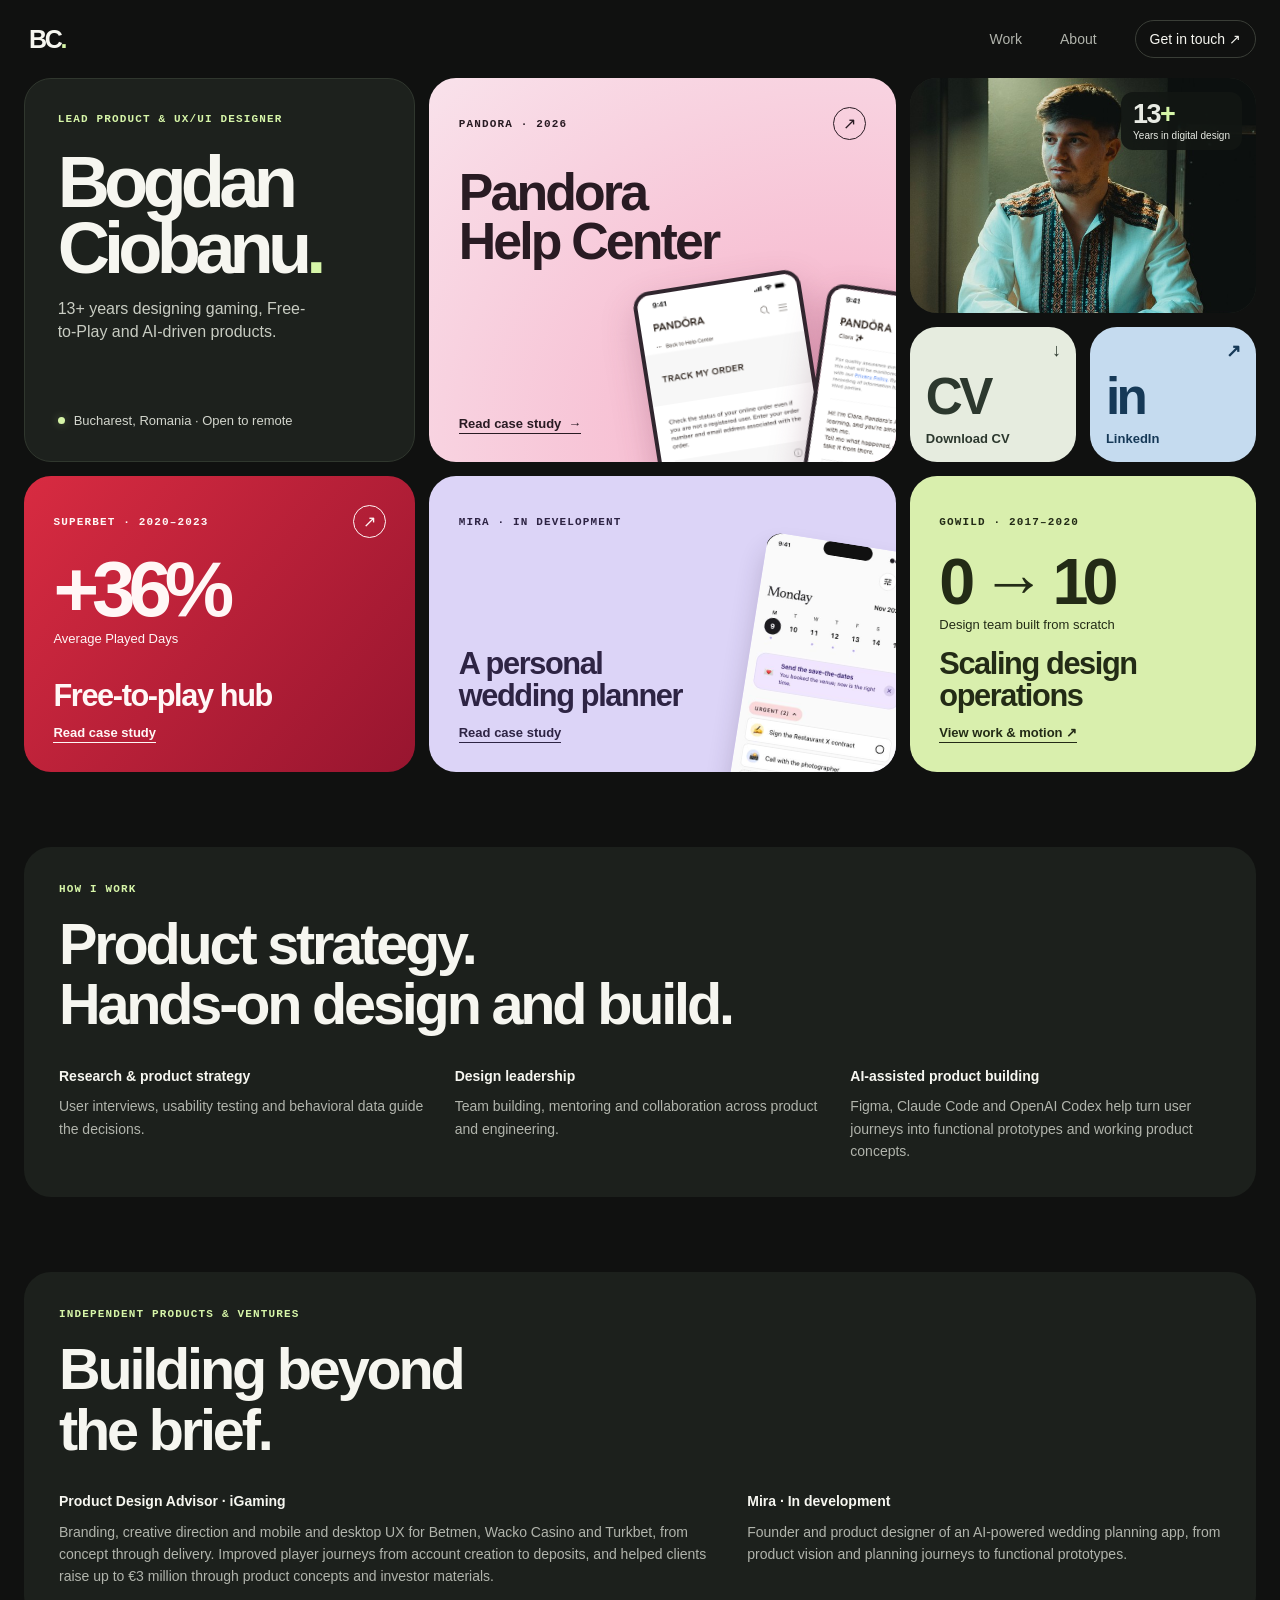
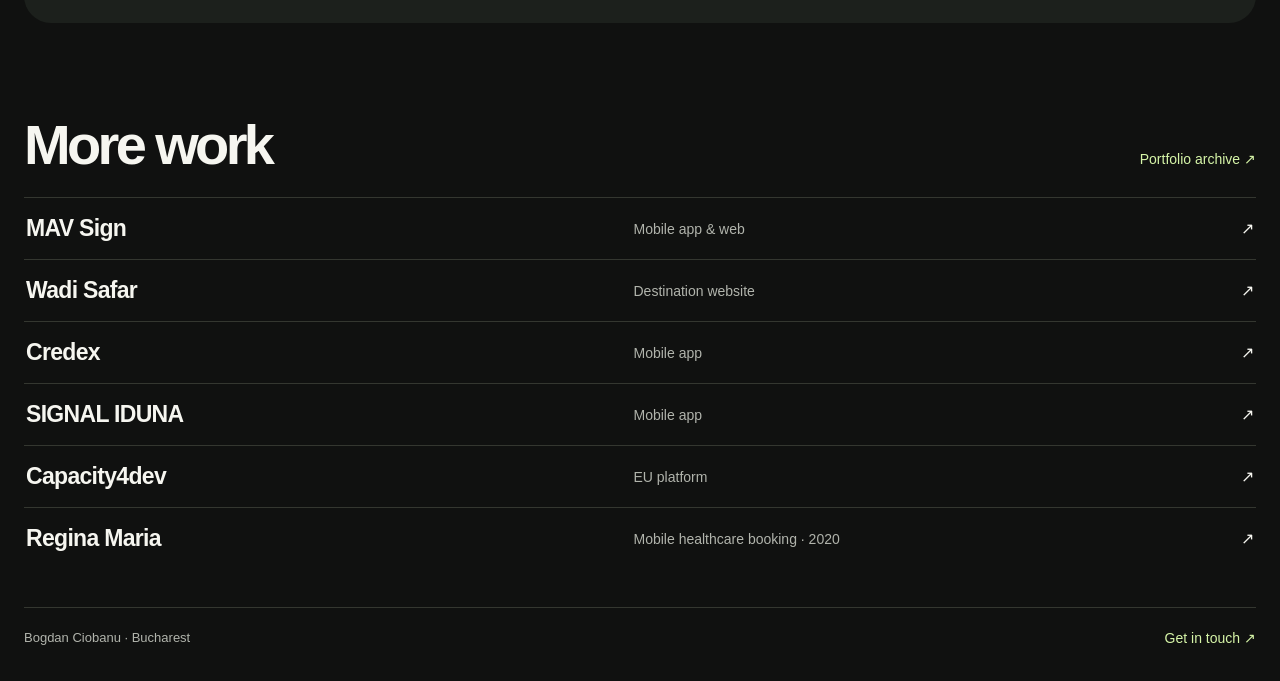
<file: index.html>
<!doctype html>
<html lang="en">
<head>
<meta charset="utf-8">
<meta name="viewport" content="width=device-width, initial-scale=1">
<meta name="description" content="Bogdan Ciobanu, Lead Product Designer in Bucharest. Gaming, Free-to-Play, AI-driven products and design leadership.">
<meta name="theme-color" content="#101110">
<title>Bogdan Ciobanu — Lead Product Designer</title>
<link rel="stylesheet" href="styles.css?v=10">
</head>
<body>
<a class="skip" href="#main">Skip to content</a>
<header class="bar shell">
  <a class="brand" href="index.html" aria-label="Bogdan Ciobanu, home">BC<span>.</span></a>
  <nav aria-label="Main navigation"><a href="#work">Work</a><a href="#about">About</a><a class="nav-contact" href="mailto:bogdanalexandruciobanu@gmail.com">Get in touch <span aria-hidden="true">↗</span></a></nav>
</header>
<main class="shell" id="main">
  <section class="board" id="work" aria-label="Introduction and selected work">
    <article class="tile identity" id="about">
      <p class="eyebrow">Lead product &amp; UX/UI designer</p>
      <h1>Bogdan<br>Ciobanu<span>.</span></h1>
      <p class="intro">13+ years designing gaming, Free-to-Play and AI-driven products.</p>
      <p class="location"><span aria-hidden="true"></span>Bucharest, Romania · Open to remote</p>
    </article>
    <a class="tile pandora" href="pandora.html">
      <div class="tile-top"><span class="eyebrow">Pandora · 2026</span><span class="arrow" aria-hidden="true">↗</span></div>
      <h2>Pandora<br>Help Center</h2>
      
      <span class="project-action">Read case study <span aria-hidden="true">→</span></span>
      <div class="real-card-art" aria-hidden="true"><img src="assets/pandora-tracking.png" alt=""><img src="assets/pandora-clara.png" alt=""></div>

    </a>
    <div class="side">
      <figure class="tile portrait"><img src="assets/bogdan.jpg" alt="Bogdan Ciobanu seated in a studio" width="644" height="680"></figure>
      <div class="tile experience"><strong>13<span>+</span></strong><span>Years in digital design</span></div>
      <a class="tile shortcut cv" href="assets/bogdan-ciobanu-cv.pdf" download><span class="shortcut-symbol" aria-hidden="true">CV</span><span>Download CV</span><span class="corner" aria-hidden="true">↓</span></a>
      <a class="tile shortcut linkedin" href="https://www.linkedin.com/in/brosski/"><span class="shortcut-symbol" aria-hidden="true">in</span><span>LinkedIn</span><span class="corner" aria-hidden="true">↗</span></a>
    </div>
    <a class="tile project superbet" href="superbet.html">
      <div class="tile-top"><span class="eyebrow">Superbet · 2020–2023</span><span class="arrow" aria-hidden="true">↗</span></div>
      <strong class="project-stat">+36%</strong><span class="stat-label">Average Played Days</span>
      <h2>Free-to-play hub</h2>
      <span class="project-action">Read case study</span>
    </a>
    <a class="tile project mira" href="mira.html"><div class="tile-top"><span class="eyebrow">Mira · In development</span></div><div class="mira-card-art" aria-hidden="true"><img src="assets/mira/timeline.jpg" alt=""></div><h2>A personal<br>wedding planner</h2><span class="project-action">Read case study</span></a>
    <a class="tile project gowild" href="gowild.html">
      <div class="tile-top"><span class="eyebrow">GoWild · 2017–2020</span></div>
      <strong class="project-stat">0 → 10</strong><span class="stat-label">Design team built from scratch</span>
      <h2>Scaling design operations</h2>
      <span class="project-action">View work &amp; motion ↗</span>
    </a>
  </section>
  <section class="practice" aria-labelledby="practice-title"><p class="eyebrow">How I work</p><h2 id="practice-title">Product strategy.<br>Hands-on design and build.</h2><div class="practice-grid"><p><strong>Research &amp; product strategy</strong>User interviews, usability testing and behavioral data guide the decisions.</p><p><strong>Design leadership</strong>Team building, mentoring and collaboration across product and engineering.</p><p><strong>AI-assisted product building</strong>Figma, Claude Code and OpenAI Codex help turn user journeys into functional prototypes and working product concepts.</p></div></section>
  <section class="practice" aria-labelledby="independent-title">
    <p class="eyebrow">Independent products &amp; ventures</p>
    <h2 id="independent-title">Building beyond<br>the brief.</h2>
    <div class="practice-grid independent-grid">
      <p><strong>Product Design Advisor · iGaming</strong>Branding, creative direction and mobile and desktop UX for Betmen, Wacko Casino and Turkbet, from concept through delivery. Improved player journeys from account creation to deposits, and helped clients raise up to €3 million through product concepts and investor materials.</p>
      <p><strong><a href="mira.html">Mira · In development</a></strong>Founder and product designer of an AI-powered wedding planning app, from product vision and planning journeys to functional prototypes.</p>
    </div>
  </section>
  <section class="archive" aria-labelledby="archive-title">
    <div class="section-head"><h2 id="archive-title">More work</h2><a href="https://linktr.ee/bogdanciobanu">Portfolio archive ↗</a></div>
    <a class="archive-row" href="https://www.figma.com/proto/K7rB2mHfVXI2NMgEJkQnYM/portfolio?node-id=817-31416&amp;page-id=640%3A233&amp;scaling=scale-down-width"><strong>MAV Sign</strong><span>Mobile app &amp; web</span><span aria-hidden="true">↗</span></a>
    <a class="archive-row" href="https://www.figma.com/proto/K7rB2mHfVXI2NMgEJkQnYM/portfolio?node-id=854-321943&amp;page-id=640%3A233&amp;scaling=scale-down-width"><strong>Wadi Safar</strong><span>Destination website</span><span aria-hidden="true">↗</span></a>
    <a class="archive-row" href="https://www.figma.com/proto/K7rB2mHfVXI2NMgEJkQnYM/portfolio?node-id=854-31844&amp;page-id=640%3A233&amp;scaling=scale-down-width"><strong>Credex</strong><span>Mobile app</span><span aria-hidden="true">↗</span></a>
    <a class="archive-row" href="https://www.figma.com/proto/K7rB2mHfVXI2NMgEJkQnYM/portfolio?node-id=854-26247&amp;page-id=640%3A233&amp;scaling=scale-down-width"><strong>SIGNAL IDUNA</strong><span>Mobile app</span><span aria-hidden="true">↗</span></a>
    <a class="archive-row" href="https://www.figma.com/proto/K7rB2mHfVXI2NMgEJkQnYM/portfolio?node-id=854-94477&amp;page-id=640%3A233&amp;scaling=scale-down-width"><strong>Capacity4dev</strong><span>EU platform</span><span aria-hidden="true">↗</span></a>
    <a class="archive-row" href="https://www.figma.com/proto/K7rB2mHfVXI2NMgEJkQnYM/portfolio?node-id=854-34207&amp;page-id=640%3A233&amp;scaling=scale-down-width&amp;content-scaling=fixed"><strong>Regina Maria</strong><span>Mobile healthcare booking · 2020</span><span aria-hidden="true">↗</span></a>
  </section>
</main>
<footer class="shell foot"><span>Bogdan Ciobanu · Bucharest</span><a href="mailto:bogdanalexandruciobanu@gmail.com">Get in touch ↗</a></footer>
<script src="motion.js"></script>
</body>
</html>
</file>
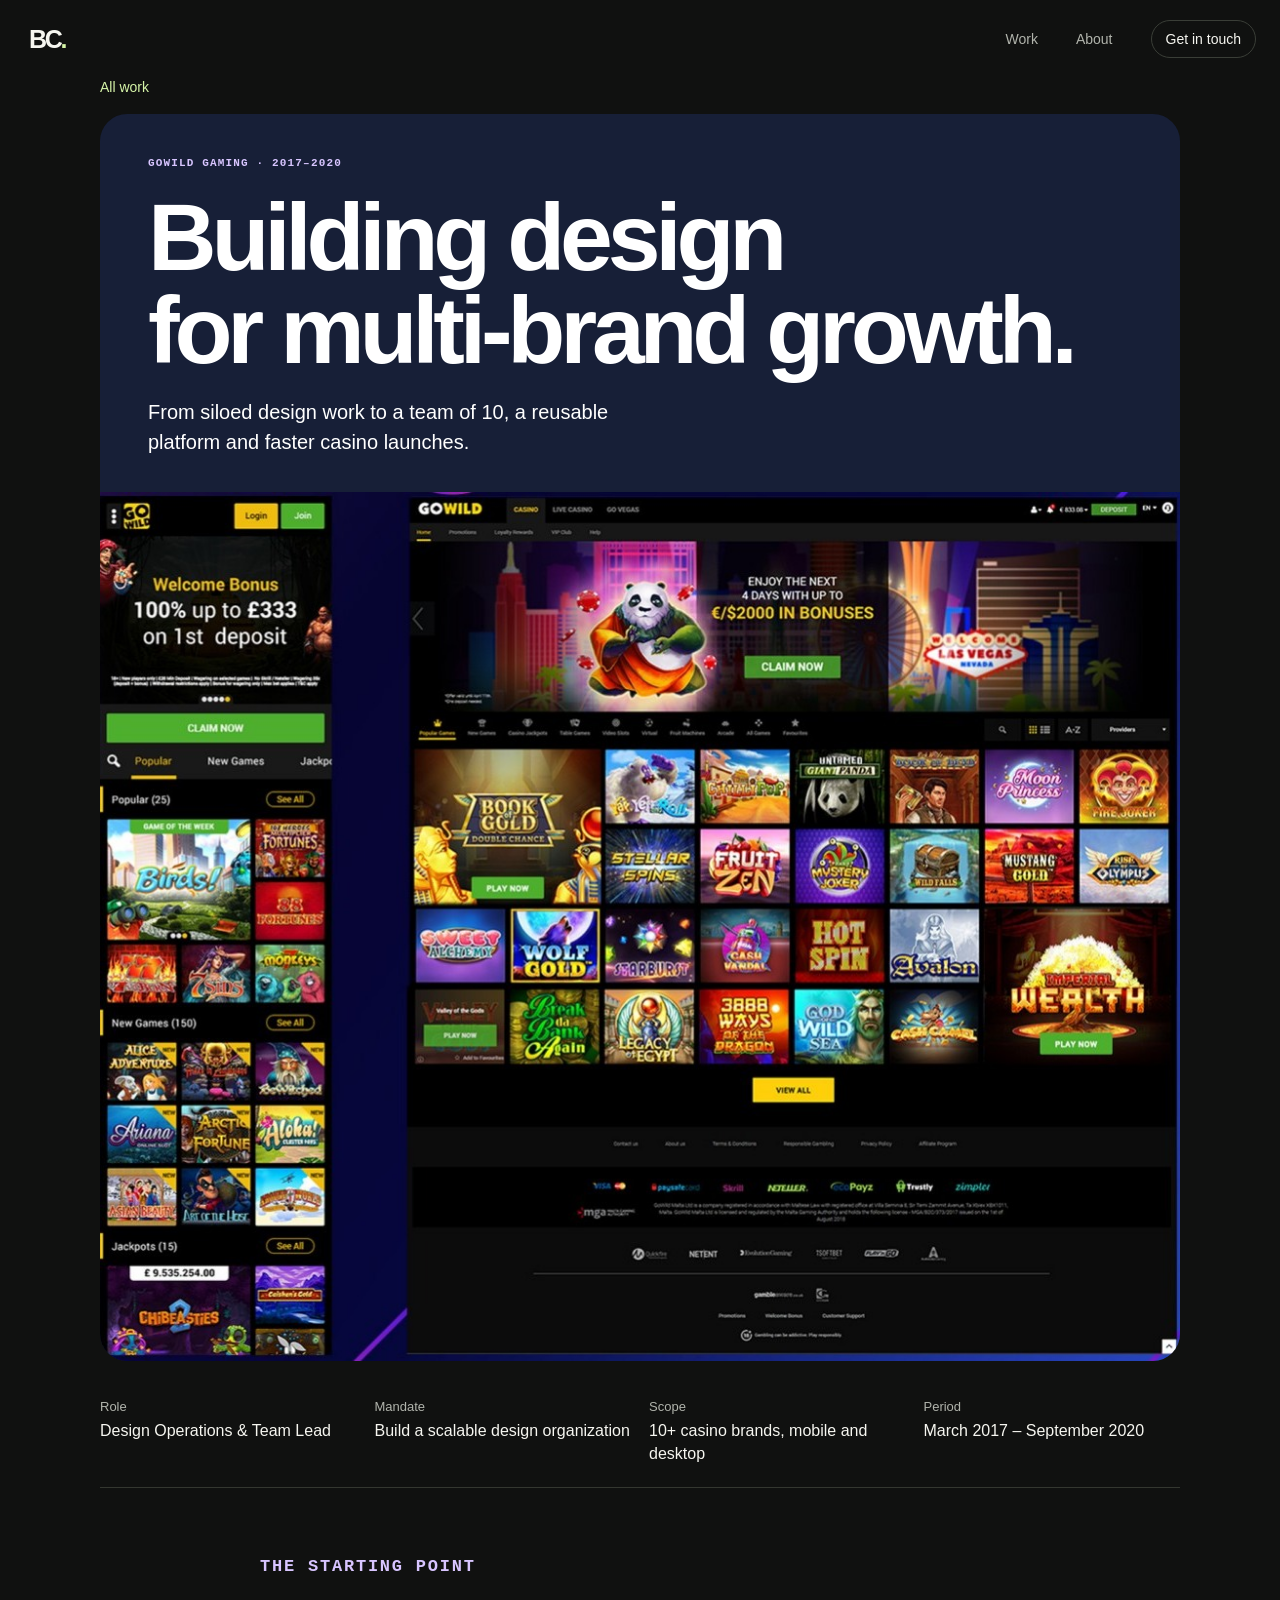
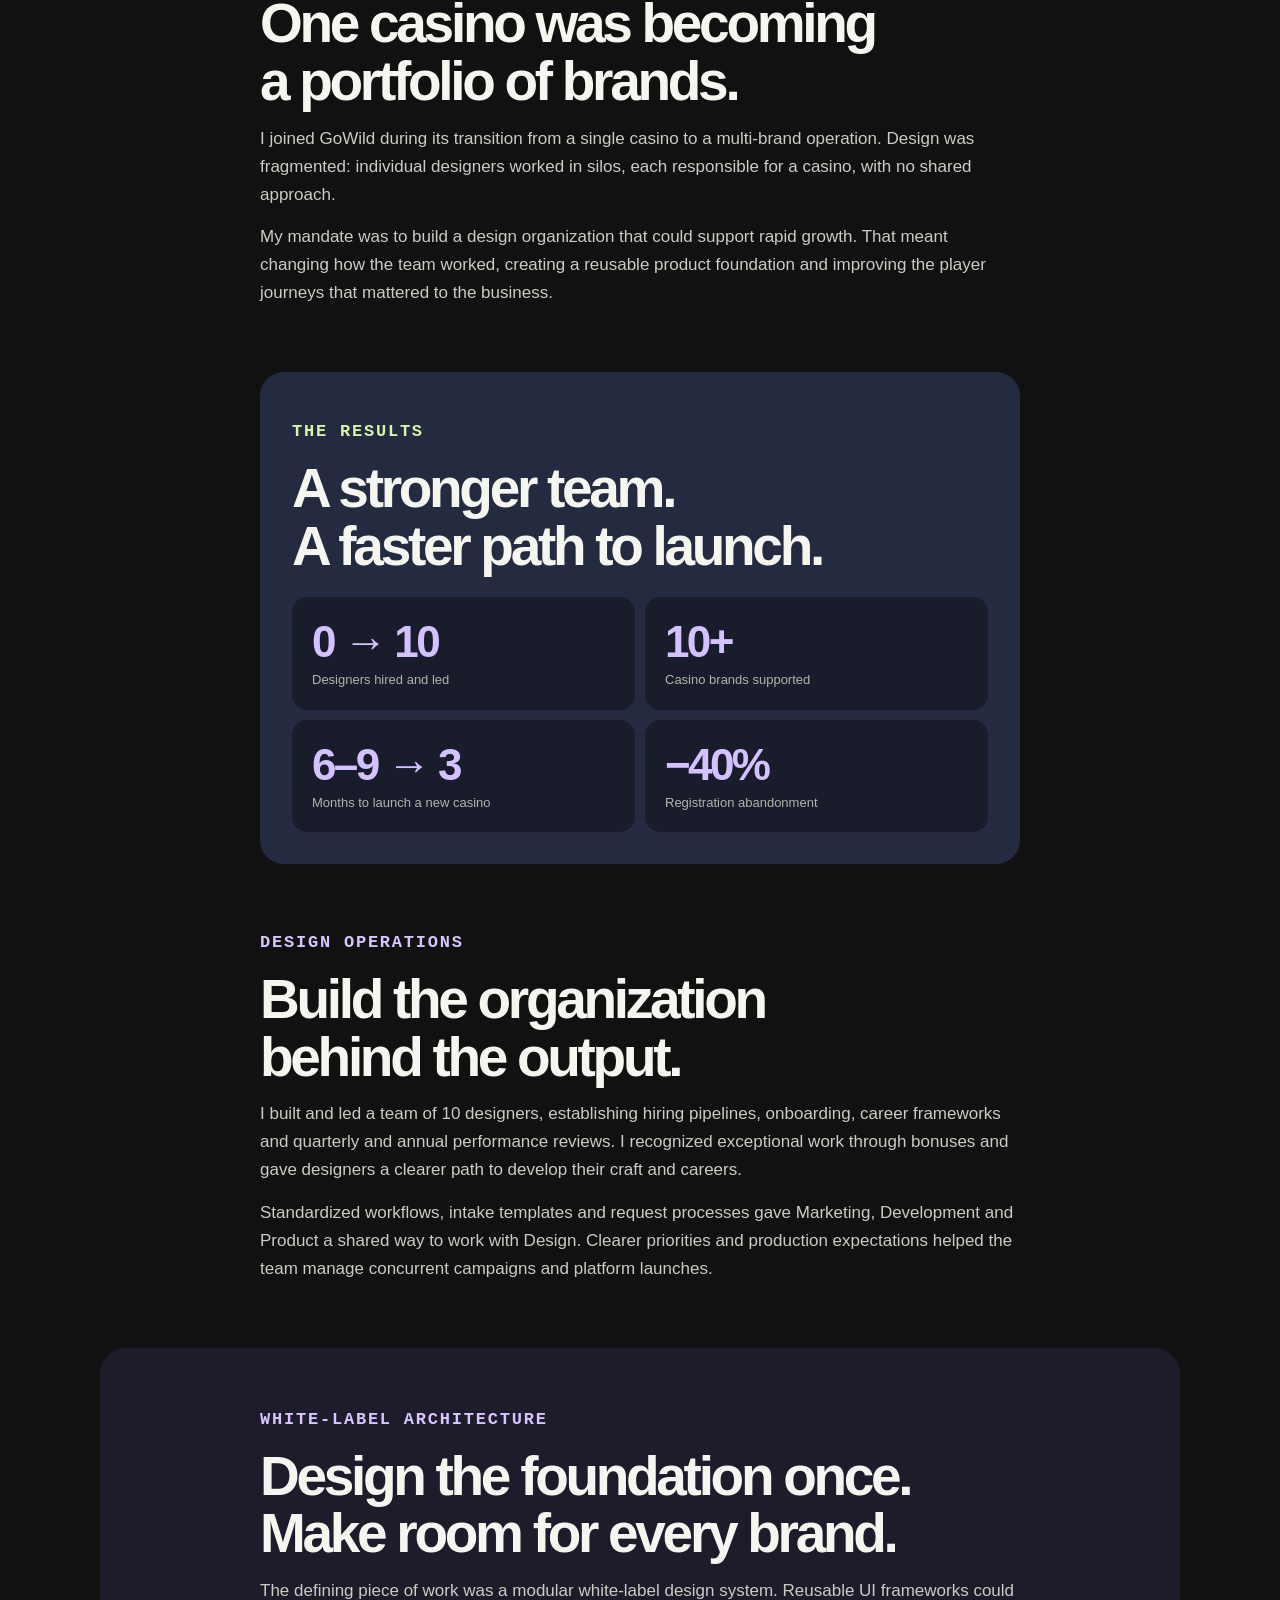
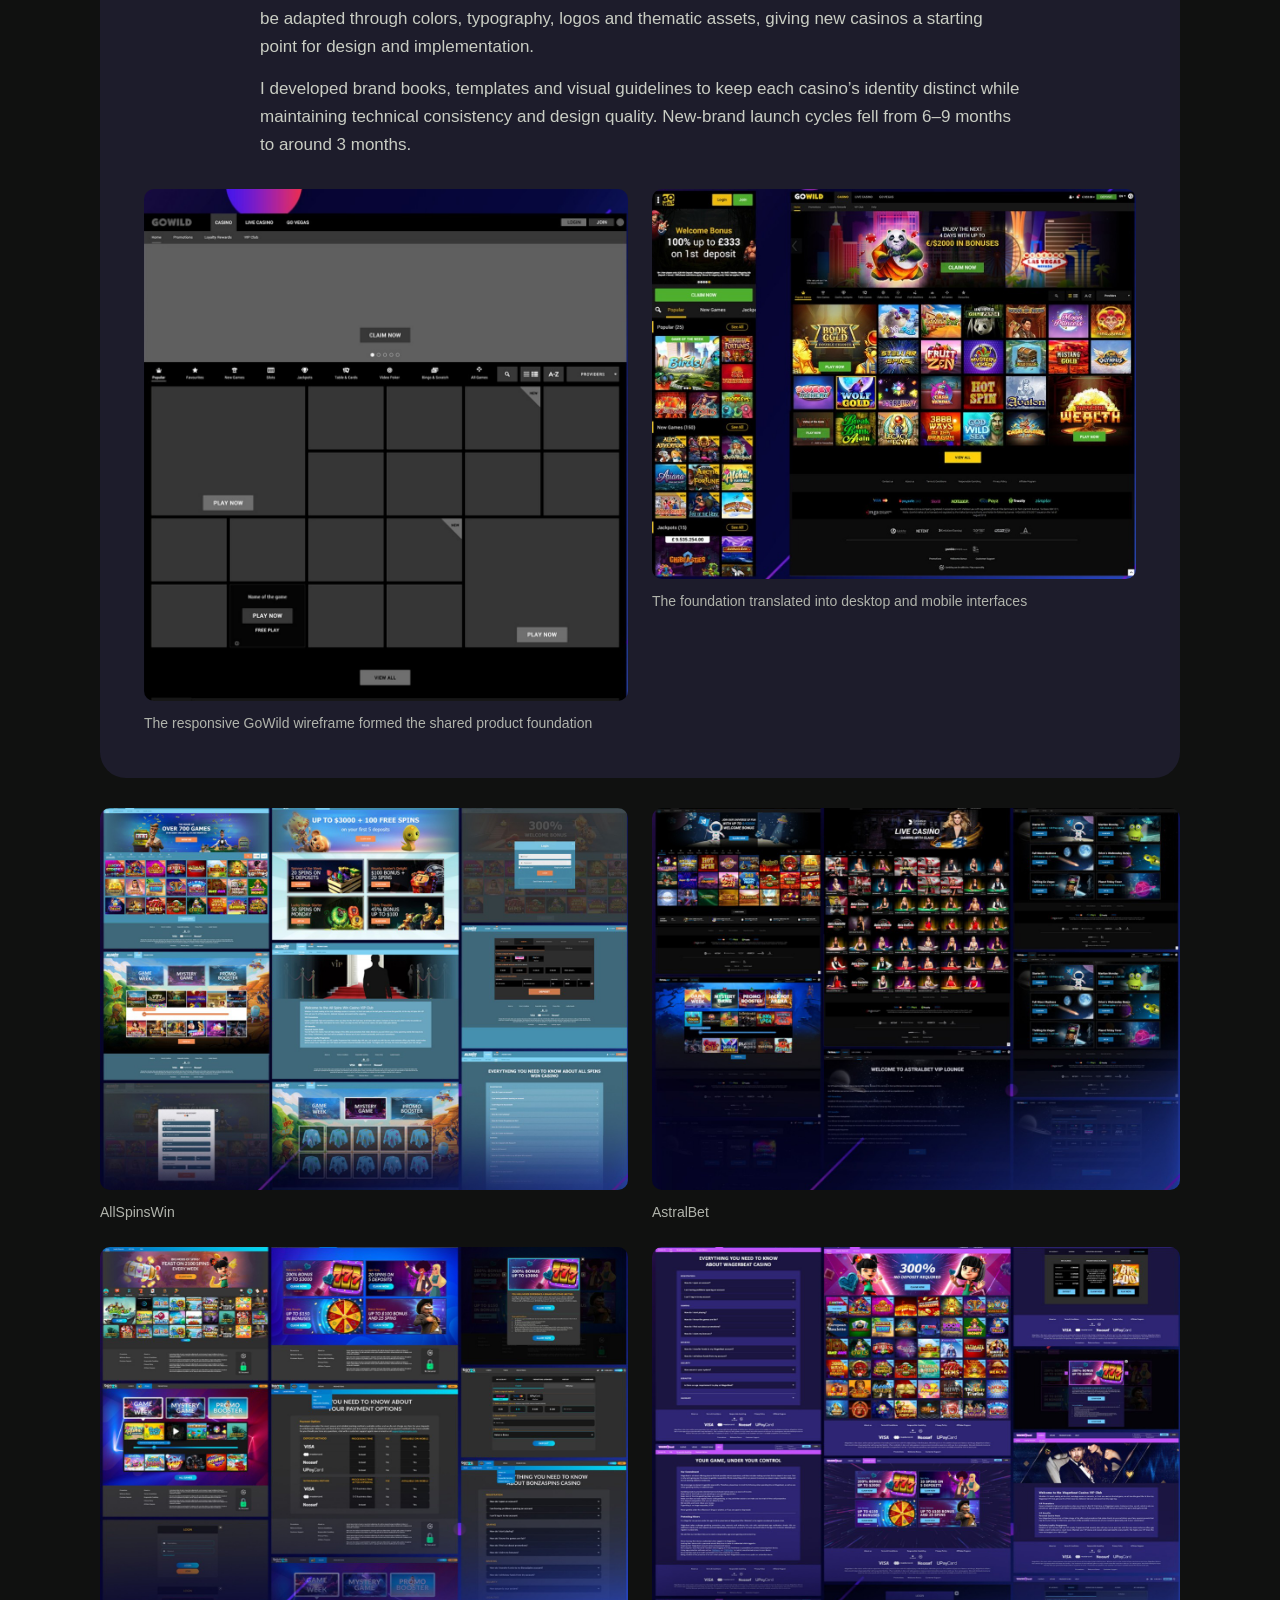
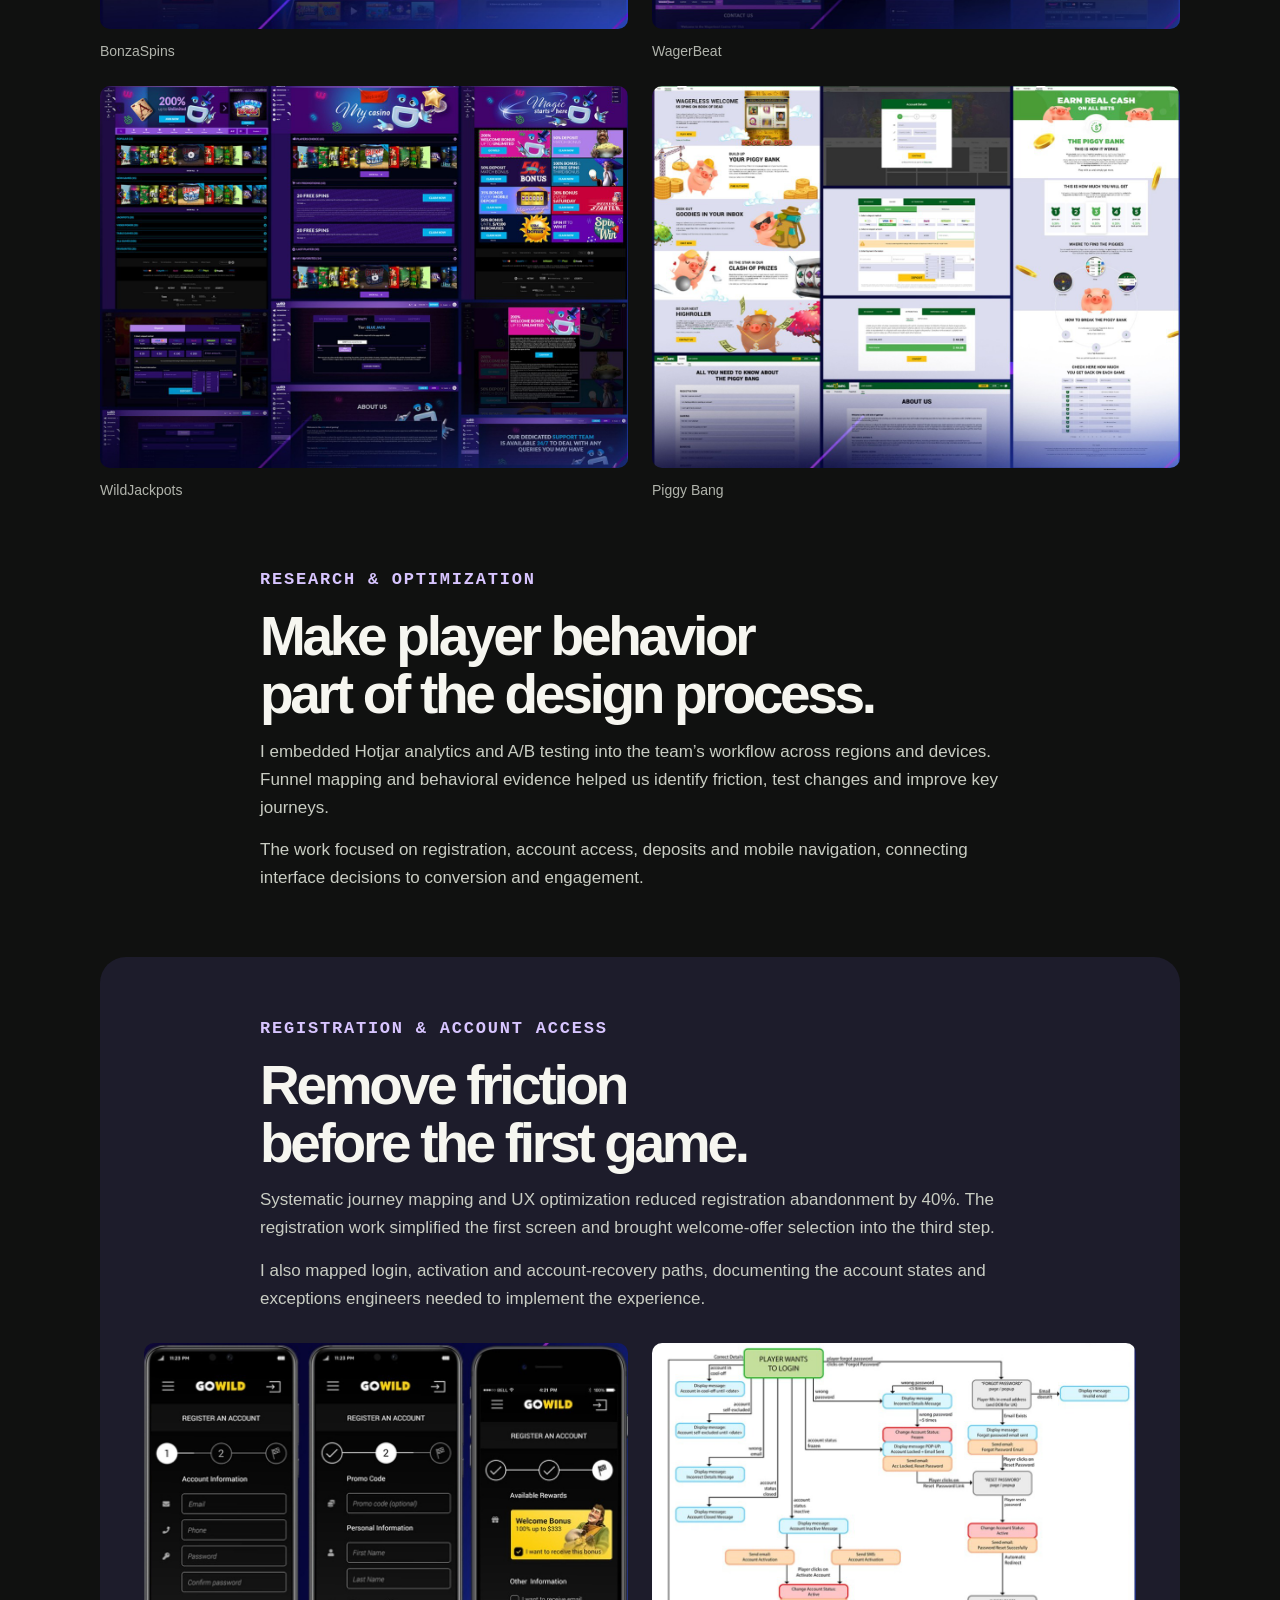
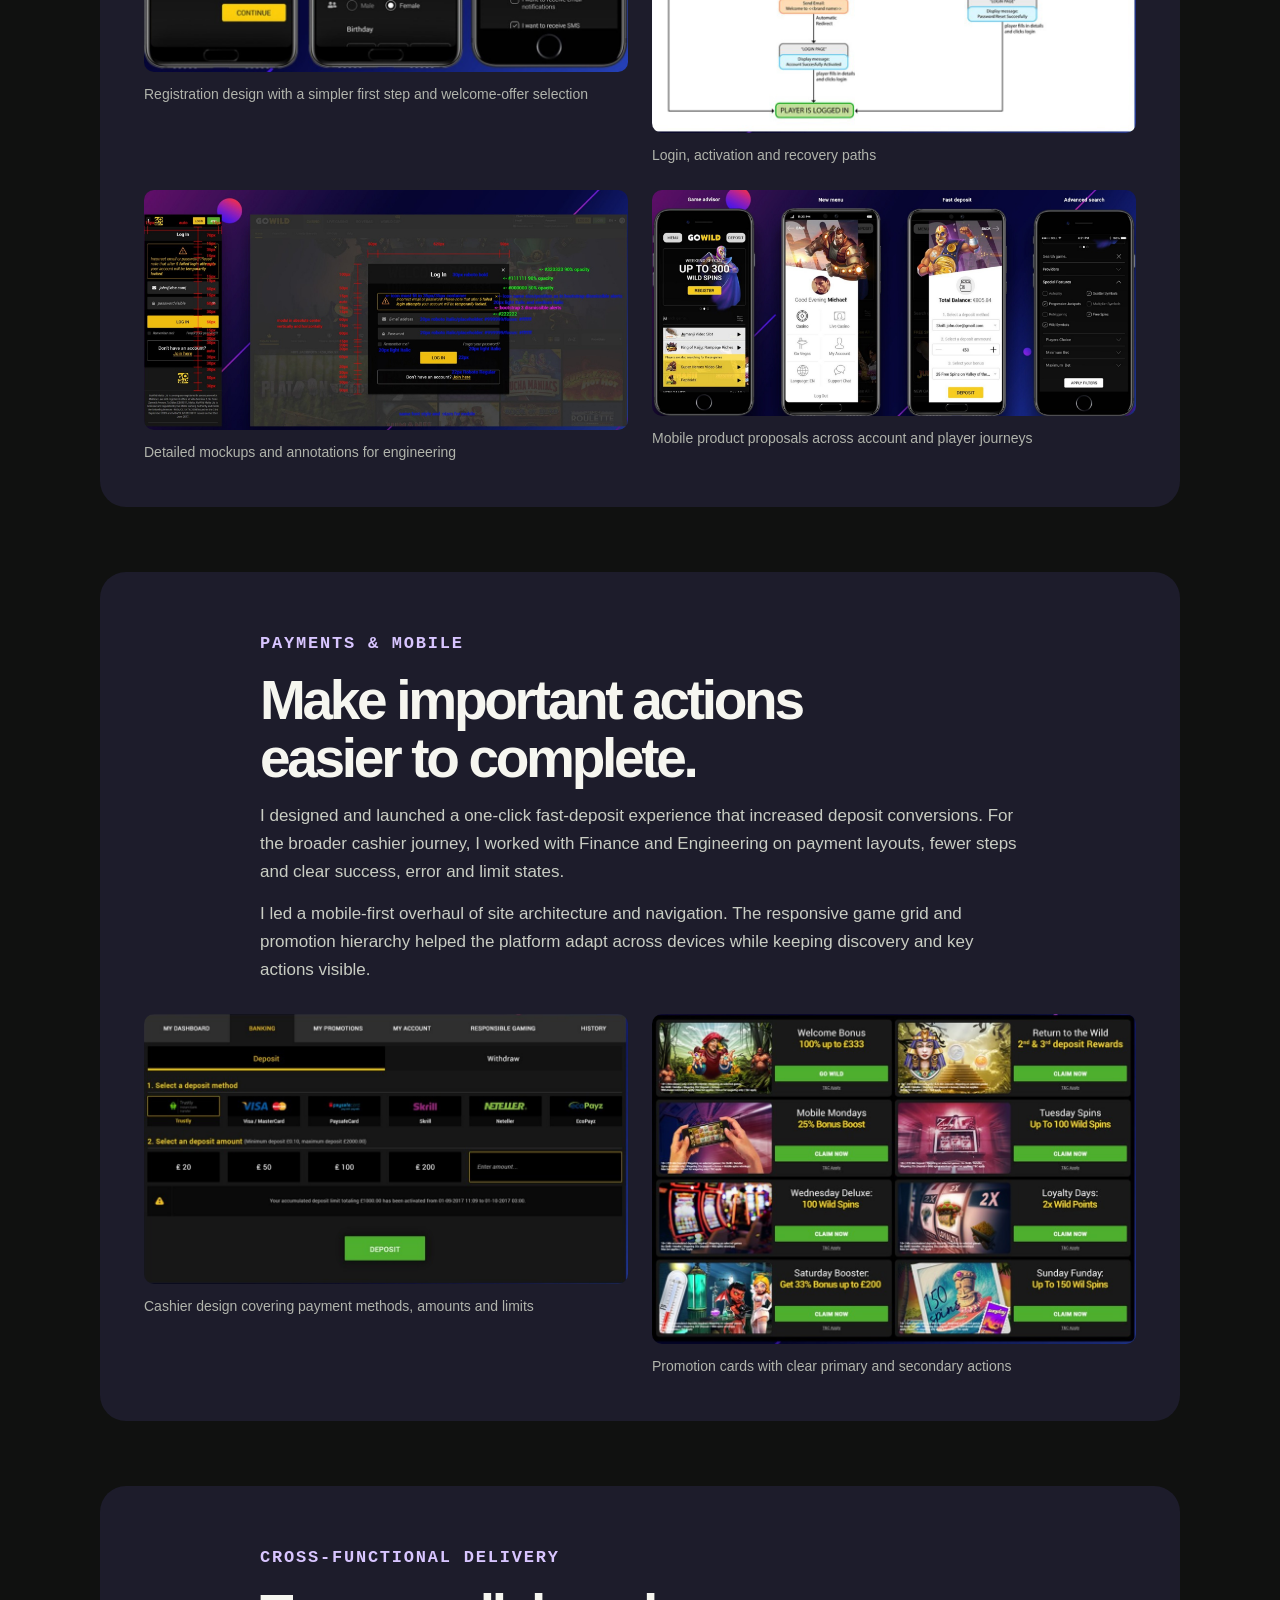
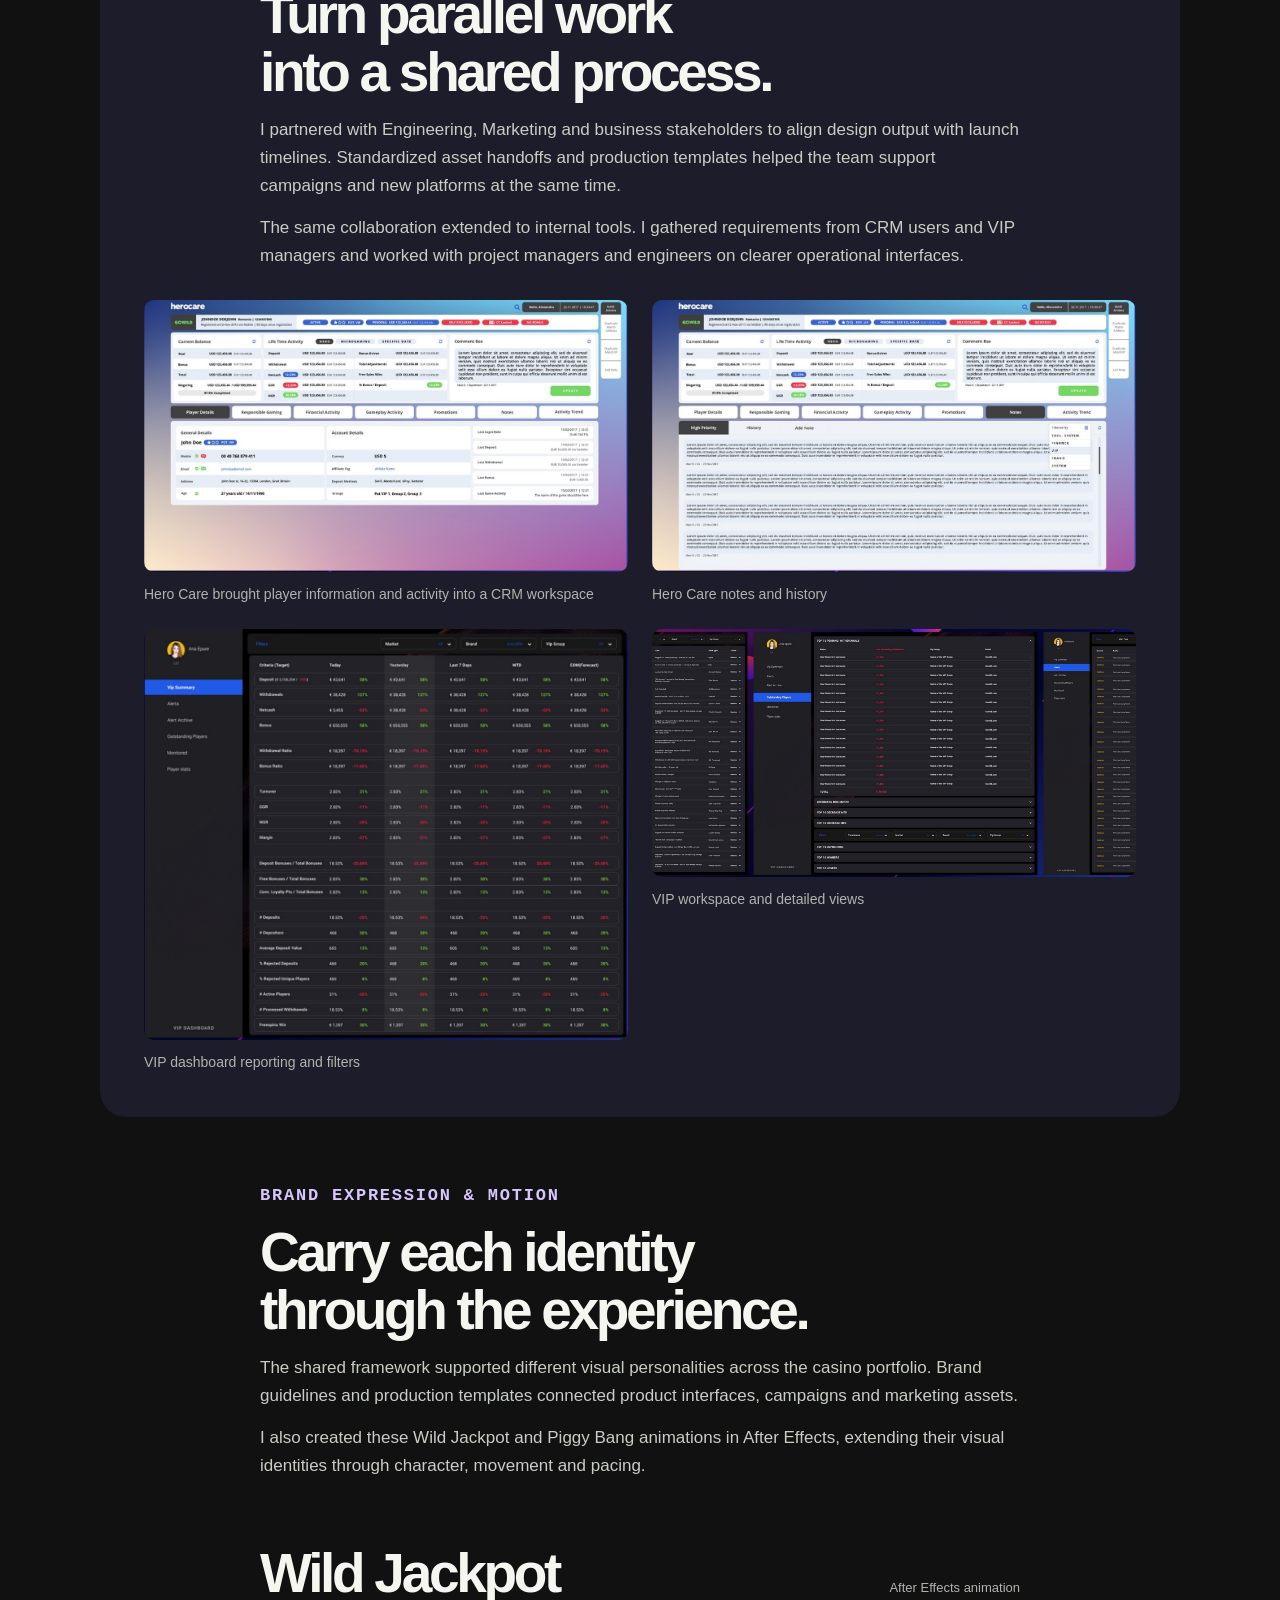
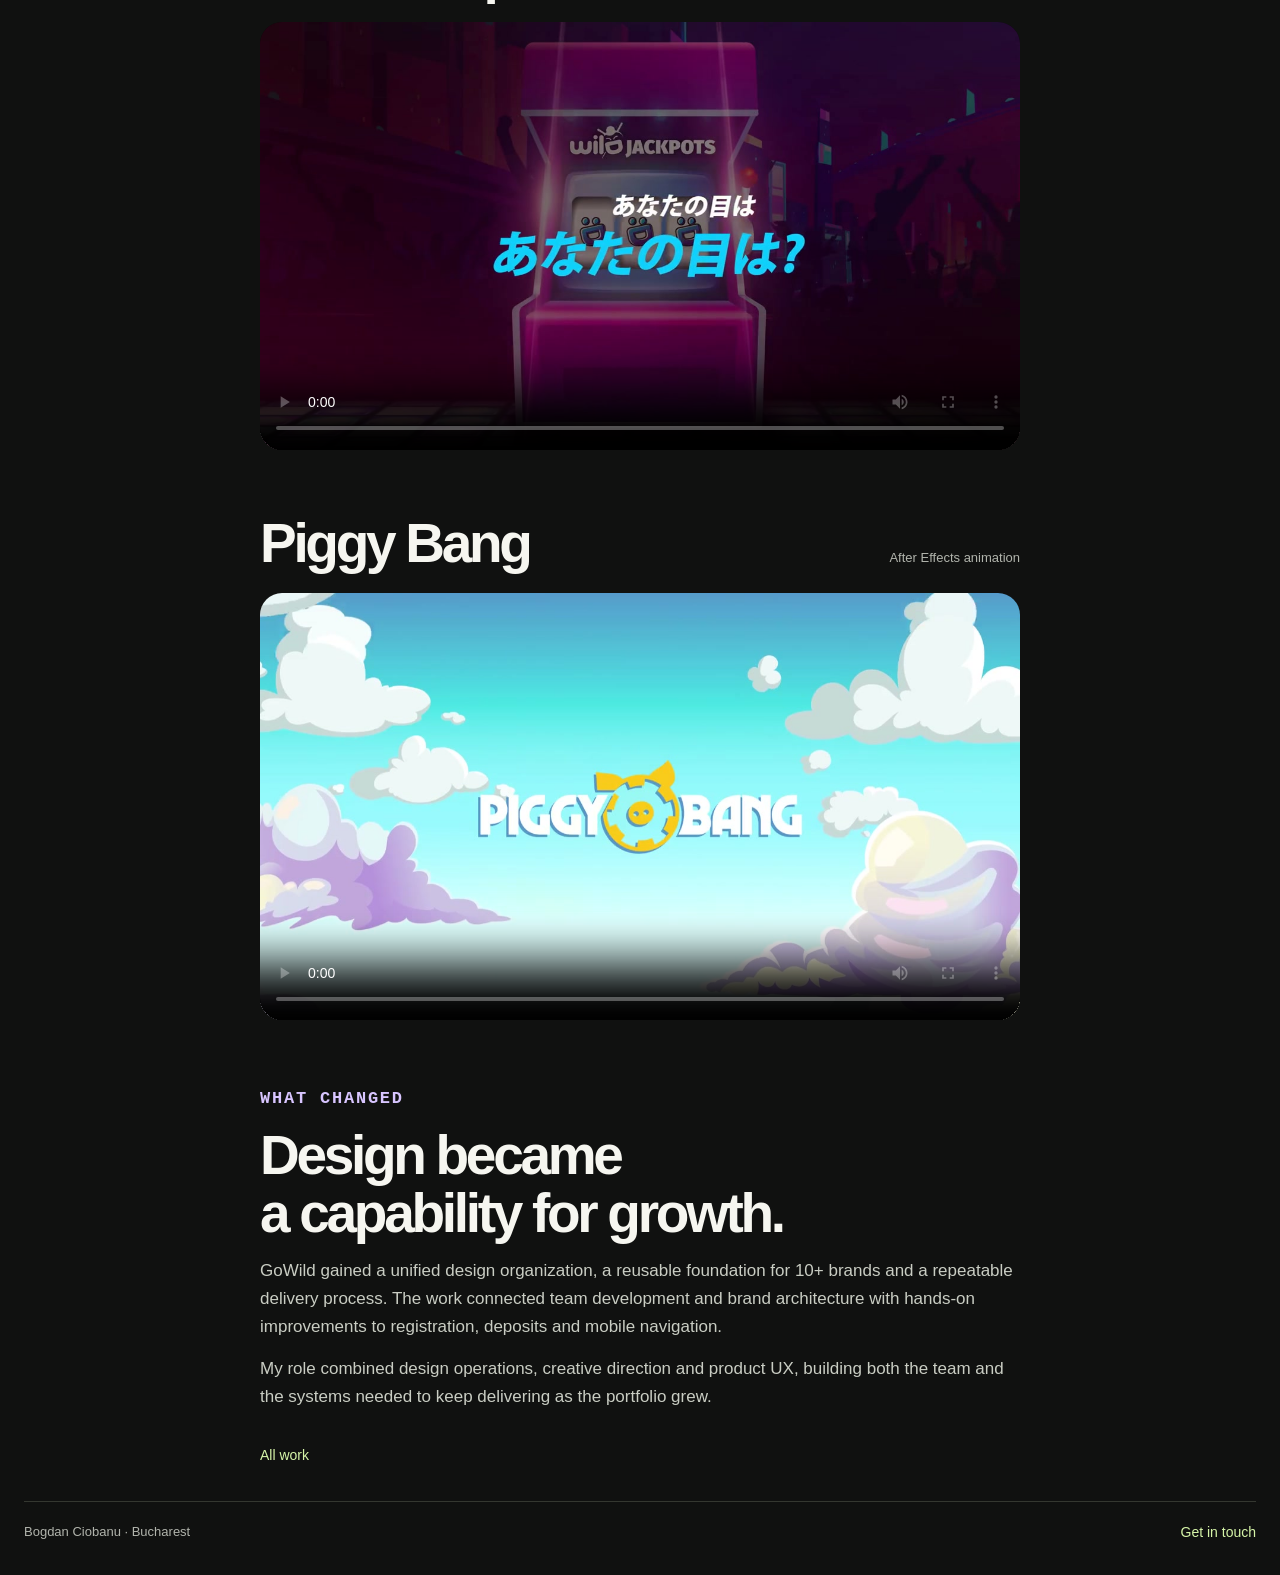
<file: gowild.html>
<!doctype html>
<html lang="en">
<head>
<meta charset="utf-8">
<meta name="viewport" content="width=device-width, initial-scale=1">
<meta name="description" content="How Bogdan Ciobanu built a 10-person design team and a white-label design system for GoWild’s multi-brand gaming portfolio.">
<meta name="theme-color" content="#101110">
<title>GoWild — Bogdan Ciobanu</title>
<link rel="stylesheet" href="styles.css?v=10">
</head>
<body>
<a class="skip" href="#main">Skip to content</a>
<header class="bar shell">
  <a class="brand" href="index.html" aria-label="Bogdan Ciobanu, home">BC<span>.</span></a>
  <nav aria-label="Main navigation"><a href="index.html#work">Work</a><a href="index.html#about">About</a><a class="nav-contact" href="mailto:bogdanalexandruciobanu@gmail.com">Get in touch</a></nav>
</header>
<main class="shell case gowild-case" id="main">
<a class="back" href="index.html#work">All work</a>
<header class="case-hero gowild-hero"><p class="eyebrow">GoWild Gaming · 2017–2020</p><h1>Building design<br>for multi-brand growth.</h1><p>From siloed design work to a team of 10, a reusable platform and faster casino launches.</p><img src="assets/gowild/casino.jpg" alt="GoWild desktop and mobile casino designs" fetchpriority="high"></header>
<dl class="case-meta"><div><dt>Role</dt><dd>Design Operations &amp; Team Lead</dd></div><div><dt>Mandate</dt><dd>Build a scalable design organization</dd></div><div><dt>Scope</dt><dd>10+ casino brands, mobile and desktop</dd></div><div><dt>Period</dt><dd>March 2017 – September 2020</dd></div></dl>
<div class="story"><section><div class="showcase-copy"><p class="eyebrow">The starting point</p><h2>One casino was becoming<br>a portfolio of brands.</h2><p>I joined GoWild during its transition from a single casino to a multi-brand operation. Design was fragmented: individual designers worked in silos, each responsible for a casino, with no shared approach.</p><p>My mandate was to build a design organization that could support rapid growth. That meant changing how the team worked, creating a reusable product foundation and improving the player journeys that mattered to the business.</p></div></section><section class="gowild-impact"><p class="eyebrow">The results</p><h2>A stronger team.<br>A faster path to launch.</h2><div class="evidence gowild-results"><div><strong>0 → 10</strong><span>Designers hired and led</span></div><div><strong>10+</strong><span>Casino brands supported</span></div><div><strong>6–9 → 3</strong><span>Months to launch a new casino</span></div><div><strong>−40%</strong><span>Registration abandonment</span></div></div></section><section><div class="showcase-copy"><p class="eyebrow">Design operations</p><h2>Build the organization<br>behind the output.</h2><p>I built and led a team of 10 designers, establishing hiring pipelines, onboarding, career frameworks and quarterly and annual performance reviews. I recognized exceptional work through bonuses and gave designers a clearer path to develop their craft and careers.</p><p>Standardized workflows, intake templates and request processes gave Marketing, Development and Product a shared way to work with Design. Clearer priorities and production expectations helped the team manage concurrent campaigns and platform launches.</p></div></section><section class="gowild-showcase"><div class="showcase-copy"><p class="eyebrow">White-label architecture</p><h2>Design the foundation once.<br>Make room for every brand.</h2><p>The defining piece of work was a modular white-label design system. Reusable UI frameworks could be adapted through colors, typography, logos and thematic assets, giving new casinos a starting point for design and implementation.</p><p>I developed brand books, templates and visual guidelines to keep each casino’s identity distinct while maintaining technical consistency and design quality. New-brand launch cycles fell from 6–9 months to around 3 months.</p></div><div class="gowild-gallery"><figure><img src="assets/gowild/wireframe.jpg" alt="The responsive GoWild wireframe formed the shared product foundation" loading="lazy"><figcaption>The responsive GoWild wireframe formed the shared product foundation</figcaption></figure><figure><img src="assets/gowild/casino.jpg" alt="The foundation translated into desktop and mobile interfaces" loading="lazy"><figcaption>The foundation translated into desktop and mobile interfaces</figcaption></figure></div></section><div class="gowild-brands"><figure><img src="assets/gowild/allspinswin.jpg" alt="AllSpinsWin" loading="lazy"><figcaption>AllSpinsWin</figcaption></figure><figure><img src="assets/gowild/astralbet.jpg" alt="AstralBet" loading="lazy"><figcaption>AstralBet</figcaption></figure><figure><img src="assets/gowild/bonzaspins.jpg" alt="BonzaSpins" loading="lazy"><figcaption>BonzaSpins</figcaption></figure><figure><img src="assets/gowild/wagerbeat.jpg" alt="WagerBeat" loading="lazy"><figcaption>WagerBeat</figcaption></figure><figure><img src="assets/gowild/wildjackpots.jpg" alt="WildJackpots" loading="lazy"><figcaption>WildJackpots</figcaption></figure><figure><img src="assets/gowild/piggybang.jpg" alt="Piggy Bang" loading="lazy"><figcaption>Piggy Bang</figcaption></figure></div><section><div class="showcase-copy"><p class="eyebrow">Research & optimization</p><h2>Make player behavior<br>part of the design process.</h2><p>I embedded Hotjar analytics and A/B testing into the team’s workflow across regions and devices. Funnel mapping and behavioral evidence helped us identify friction, test changes and improve key journeys.</p><p>The work focused on registration, account access, deposits and mobile navigation, connecting interface decisions to conversion and engagement.</p></div></section><section class="gowild-showcase"><div class="showcase-copy"><p class="eyebrow">Registration & account access</p><h2>Remove friction<br>before the first game.</h2><p>Systematic journey mapping and UX optimization reduced registration abandonment by 40%. The registration work simplified the first screen and brought welcome-offer selection into the third step.</p><p>I also mapped login, activation and account-recovery paths, documenting the account states and exceptions engineers needed to implement the experience.</p></div><div class="gowild-gallery"><figure><img src="assets/gowild/registration.jpg" alt="Registration design with a simpler first step and welcome-offer selection" loading="lazy"><figcaption>Registration design with a simpler first step and welcome-offer selection</figcaption></figure><figure><img src="assets/gowild/login-flow.jpg" alt="Login, activation and recovery paths" loading="lazy"><figcaption>Login, activation and recovery paths</figcaption></figure><figure><img src="assets/gowild/login-spec.jpg" alt="Detailed mockups and annotations for engineering" loading="lazy"><figcaption>Detailed mockups and annotations for engineering</figcaption></figure><figure><img src="assets/gowild/proposals.jpg" alt="Mobile product proposals across account and player journeys" loading="lazy"><figcaption>Mobile product proposals across account and player journeys</figcaption></figure></div></section><section class="gowild-showcase"><div class="showcase-copy"><p class="eyebrow">Payments & mobile</p><h2>Make important actions<br>easier to complete.</h2><p>I designed and launched a one-click fast-deposit experience that increased deposit conversions. For the broader cashier journey, I worked with Finance and Engineering on payment layouts, fewer steps and clear success, error and limit states.</p><p>I led a mobile-first overhaul of site architecture and navigation. The responsive game grid and promotion hierarchy helped the platform adapt across devices while keeping discovery and key actions visible.</p></div><div class="gowild-gallery"><figure><img src="assets/gowild/cashier.jpg" alt="Cashier design covering payment methods, amounts and limits" loading="lazy"><figcaption>Cashier design covering payment methods, amounts and limits</figcaption></figure><figure><img src="assets/gowild/promotions.jpg" alt="Promotion cards with clear primary and secondary actions" loading="lazy"><figcaption>Promotion cards with clear primary and secondary actions</figcaption></figure></div></section><section class="gowild-showcase"><div class="showcase-copy"><p class="eyebrow">Cross-functional delivery</p><h2>Turn parallel work<br>into a shared process.</h2><p>I partnered with Engineering, Marketing and business stakeholders to align design output with launch timelines. Standardized asset handoffs and production templates helped the team support campaigns and new platforms at the same time.</p><p>The same collaboration extended to internal tools. I gathered requirements from CRM users and VIP managers and worked with project managers and engineers on clearer operational interfaces.</p></div><div class="gowild-gallery"><figure><img src="assets/gowild/hero-care.jpg" alt="Hero Care brought player information and activity into a CRM workspace" loading="lazy"><figcaption>Hero Care brought player information and activity into a CRM workspace</figcaption></figure><figure><img src="assets/gowild/hero-care-notes.jpg" alt="Hero Care notes and history" loading="lazy"><figcaption>Hero Care notes and history</figcaption></figure><figure><img src="assets/gowild/vip-summary.jpg" alt="VIP dashboard reporting and filters" loading="lazy"><figcaption>VIP dashboard reporting and filters</figcaption></figure><figure><img src="assets/gowild/vip-workspace.jpg" alt="VIP workspace and detailed views" loading="lazy"><figcaption>VIP workspace and detailed views</figcaption></figure></div></section><section><div class="showcase-copy"><p class="eyebrow">Brand expression & motion</p><h2>Carry each identity<br>through the experience.</h2><p>The shared framework supported different visual personalities across the casino portfolio. Brand guidelines and production templates connected product interfaces, campaigns and marketing assets.</p><p>I also created these Wild Jackpot and Piggy Bang animations in After Effects, extending their visual identities through character, movement and pacing.</p></div></section><section class="motion-feature"><div class="section-head"><h2>Wild Jackpot</h2><span>After Effects animation</span></div><video controls playsinline preload="metadata" poster="assets/wild-jackpot-poster.jpg"><source src="assets/wild-jackpot.mp4" type="video/mp4">Your browser does not support this video.</video></section><section class="motion-feature"><div class="section-head"><h2>Piggy Bang</h2><span>After Effects animation</span></div><video controls playsinline preload="metadata" poster="assets/piggy-bang-poster.jpg"><source src="assets/piggy-bang.mp4" type="video/mp4">Your browser does not support this video.</video></section><section><div class="showcase-copy"><p class="eyebrow">What changed</p><h2>Design became<br>a capability for growth.</h2><p>GoWild gained a unified design organization, a reusable foundation for 10+ brands and a repeatable delivery process. The work connected team development and brand architecture with hands-on improvements to registration, deposits and mobile navigation.</p><p>My role combined design operations, creative direction and product UX, building both the team and the systems needed to keep delivering as the portfolio grew.</p></div></section></div><div class="case-links"><a class="back" href="index.html#work">All work</a></div></main><footer class="shell foot"><span>Bogdan Ciobanu · Bucharest</span><a href="mailto:bogdanalexandruciobanu@gmail.com">Get in touch</a></footer>
<script src="motion.js"></script>
</body>
</html>
</file>
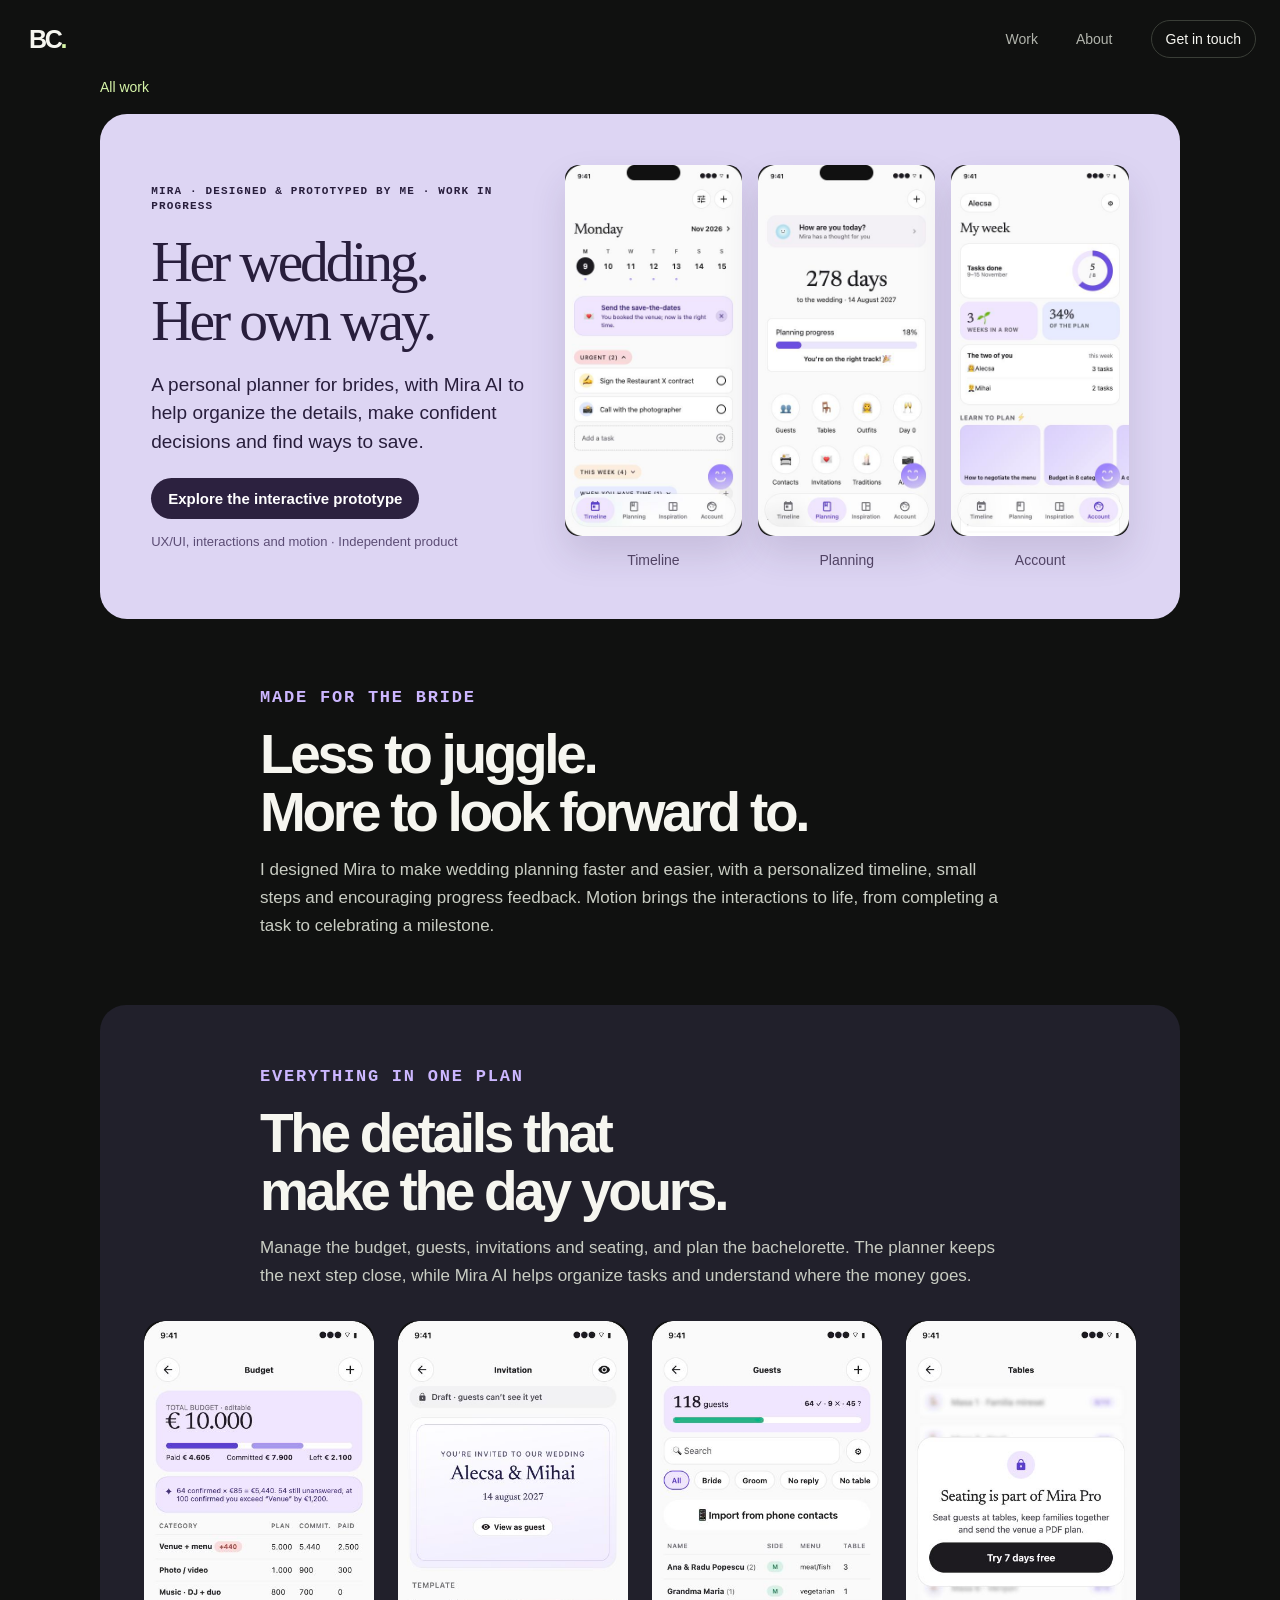
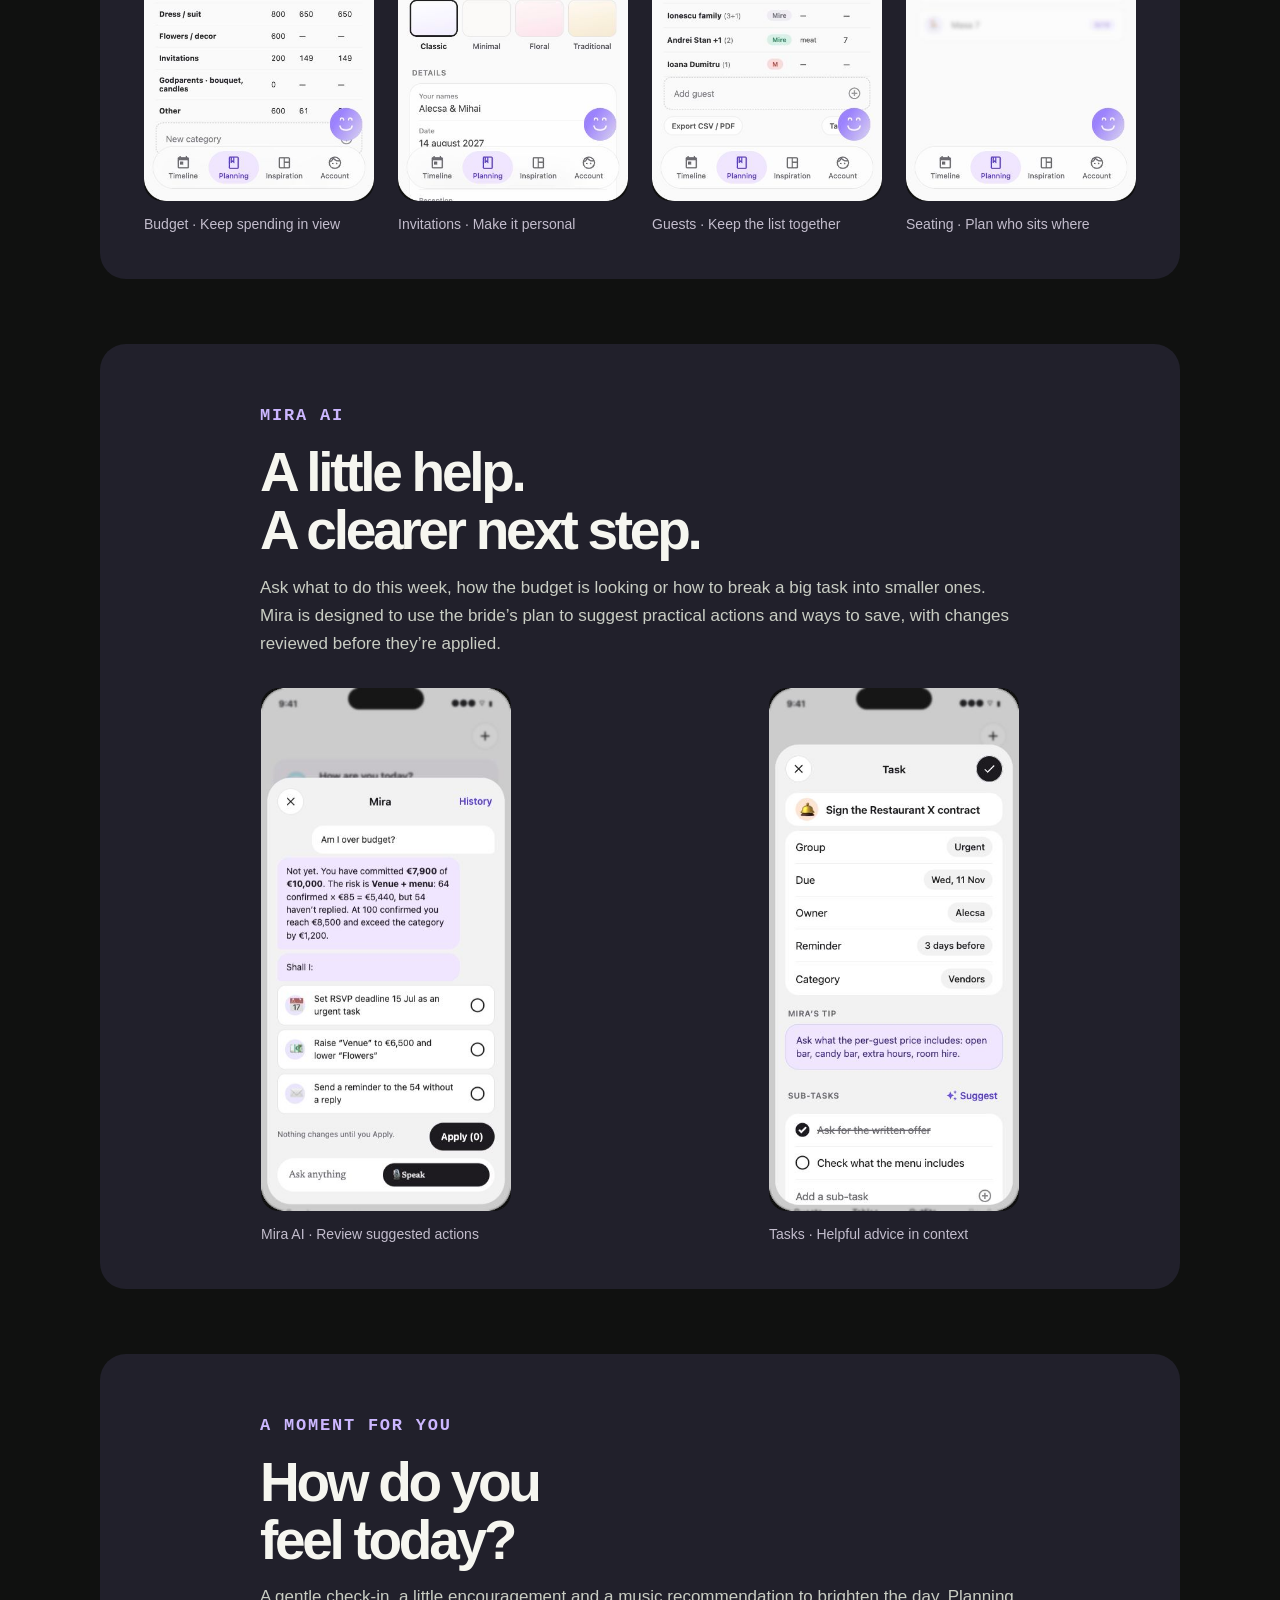
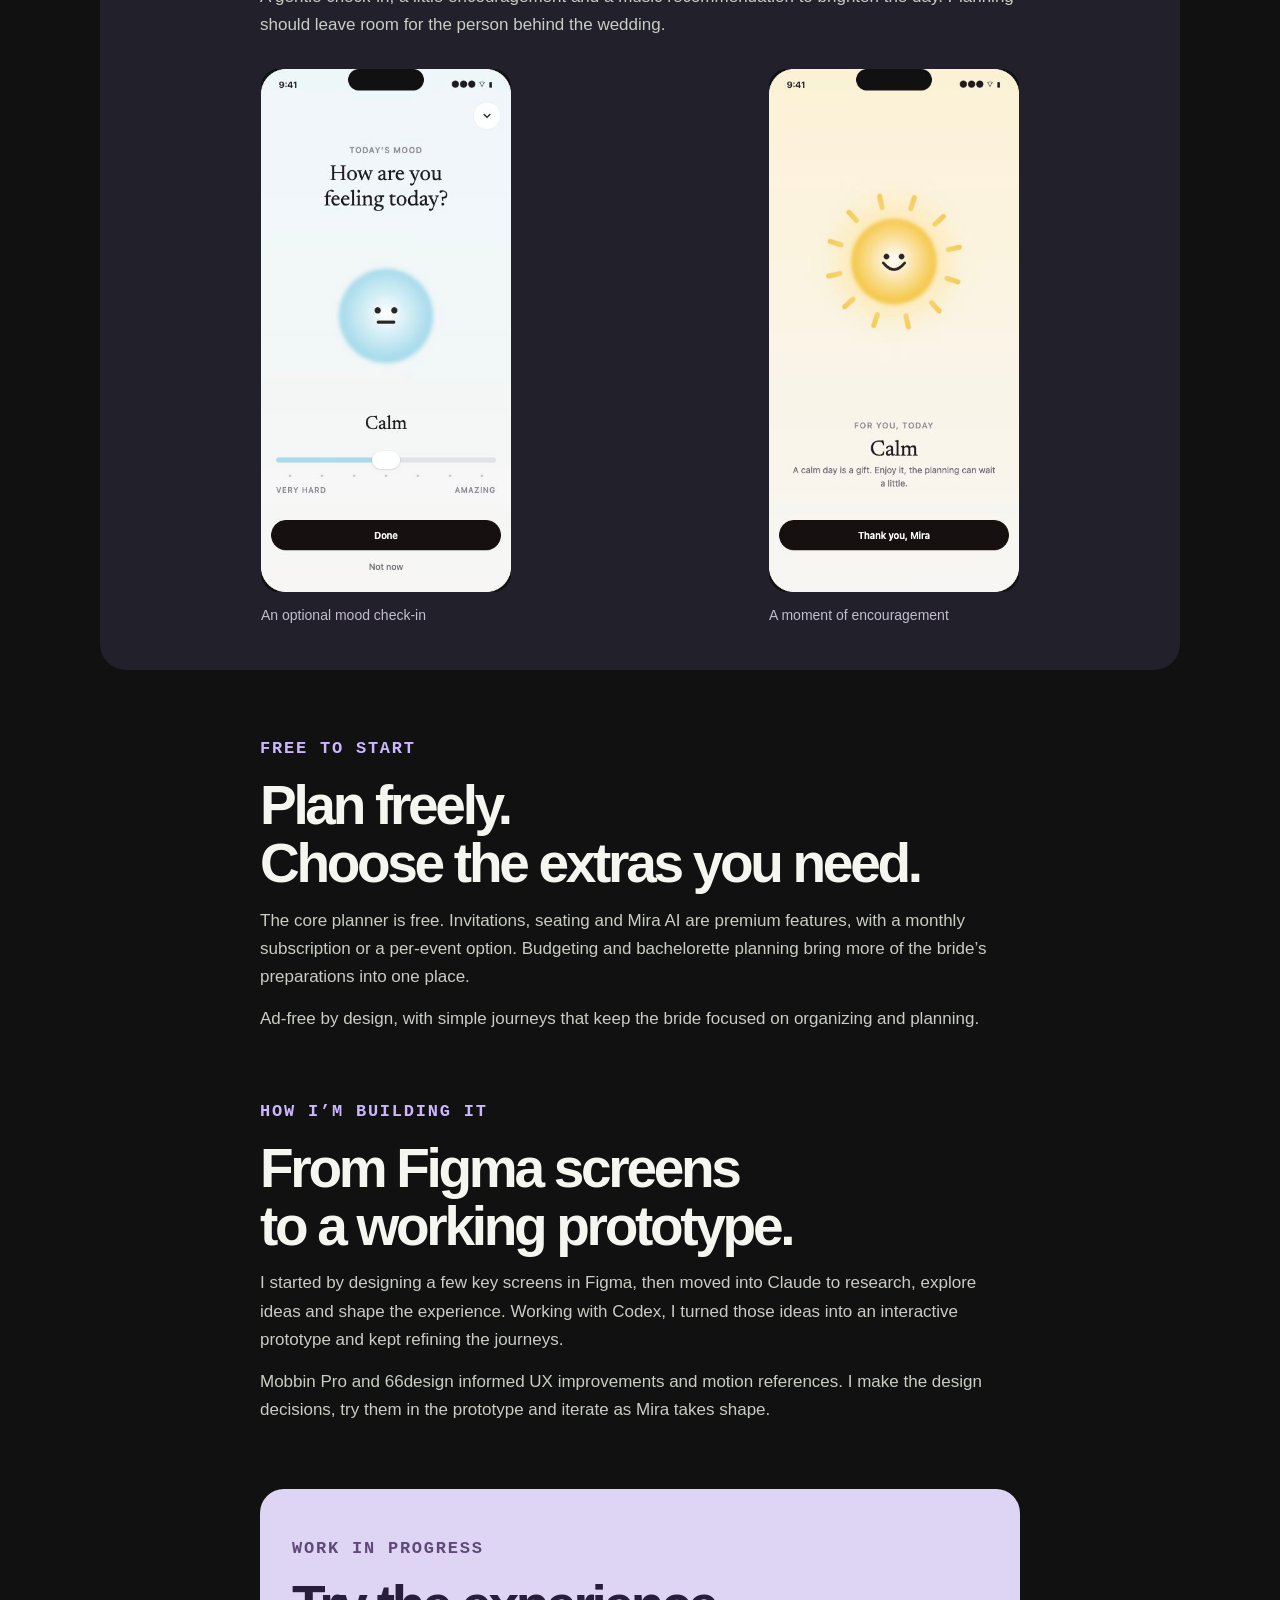
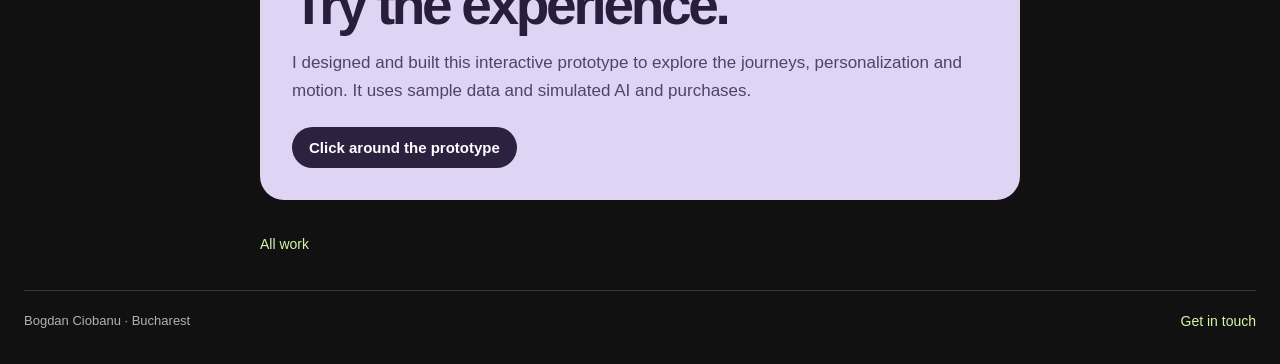
<file: mira.html>
<!doctype html>
<html lang="en">
<head>
<meta charset="utf-8">
<meta name="viewport" content="width=device-width, initial-scale=1">
<meta name="description" content="Mira, a wedding planner designed for brides by Bogdan Ciobanu. Interactive prototype, personalized planning and AI support.">
<meta name="theme-color" content="#101110">
<title>Mira Wedding Planner — Bogdan Ciobanu</title>
<link rel="stylesheet" href="styles.css?v=10">
</head>
<body>
<a class="skip" href="#main">Skip to content</a>
<header class="bar shell">
  <a class="brand" href="index.html" aria-label="Bogdan Ciobanu, home">BC<span>.</span></a>
  <nav aria-label="Main navigation"><a href="index.html#work">Work</a><a href="index.html#about">About</a><a class="nav-contact" href="mailto:bogdanalexandruciobanu@gmail.com">Get in touch</a></nav>
</header>
<main class="shell case mira-case mira-concise" id="main">
<a class="back" href="index.html#work">All work</a>
<header class="mira-hero">
  <div class="mira-intro"><p class="eyebrow">Mira · Designed &amp; prototyped by me · Work in progress</p><h1>Her wedding.<br>Her own way.</h1><p>A personal planner for brides, with Mira AI to help organize the details, make confident decisions and find ways to save.</p><a class="button mira-prototype-link" href="mira-prototype.html" target="_blank" rel="noopener">Explore the interactive prototype</a><div class="mira-status">UX/UI, interactions and motion · Independent product</div></div>
  <div class="mira-hero-screens">
    <figure><img src="assets/mira/timeline.jpg" alt="Mira Timeline with daily priorities"><figcaption>Timeline</figcaption></figure>
    <figure><img src="assets/mira/planning.jpg" alt="Mira Planning hub"><figcaption>Planning</figcaption></figure>
    <figure><img src="assets/mira/account.jpg" alt="Mira Account with weekly progress"><figcaption>Account</figcaption></figure>
  </div>
</header>
<div class="story">
<section><div class="showcase-copy"><p class="eyebrow">Made for the bride</p><h2>Less to juggle.<br>More to look forward to.</h2><p>I designed Mira to make wedding planning faster and easier, with a personalized timeline, small steps and encouraging progress feedback. Motion brings the interactions to life, from completing a task to celebrating a milestone.</p></div></section>
<section class="mira-showcase"><div class="showcase-copy"><p class="eyebrow">Everything in one plan</p><h2>The details that<br>make the day yours.</h2><p>Manage the budget, guests, invitations and seating, and plan the bachelorette. The planner keeps the next step close, while Mira AI helps organize tasks and understand where the money goes.</p></div><div class="mira-screens"><figure><img src="assets/mira/budget.jpg" alt="Budget · Keep spending in view" loading="lazy"><figcaption>Budget · Keep spending in view</figcaption></figure><figure><img src="assets/mira/invitation.jpg" alt="Invitations · Make it personal" loading="lazy"><figcaption>Invitations · Make it personal</figcaption></figure><figure><img src="assets/mira/guests.jpg" alt="Guests · Keep the list together" loading="lazy"><figcaption>Guests · Keep the list together</figcaption></figure><figure><img src="assets/mira/seating.jpg" alt="Seating · Plan who sits where" loading="lazy"><figcaption>Seating · Plan who sits where</figcaption></figure></div></section>
<section class="mira-showcase"><div class="showcase-copy"><p class="eyebrow">Mira AI</p><h2>A little help.<br>A clearer next step.</h2><p>Ask what to do this week, how the budget is looking or how to break a big task into smaller ones. Mira is designed to use the bride’s plan to suggest practical actions and ways to save, with changes reviewed before they’re applied.</p></div><div class="mira-screens"><figure><img src="assets/mira/ai-actions.jpg" alt="Mira AI · Review suggested actions" loading="lazy"><figcaption>Mira AI · Review suggested actions</figcaption></figure><figure><img src="assets/mira/task.jpg" alt="Tasks · Helpful advice in context" loading="lazy"><figcaption>Tasks · Helpful advice in context</figcaption></figure></div></section>
<section class="mira-showcase"><div class="showcase-copy"><p class="eyebrow">A moment for you</p><h2>How do you<br>feel today?</h2><p>A gentle check-in, a little encouragement and a music recommendation to brighten the day. Planning should leave room for the person behind the wedding.</p></div><div class="mira-screens"><figure><img src="assets/mira/mood.jpg" alt="An optional mood check-in" loading="lazy"><figcaption>An optional mood check-in</figcaption></figure><figure><img src="assets/mira/daily-message.jpg" alt="A moment of encouragement" loading="lazy"><figcaption>A moment of encouragement</figcaption></figure></div></section>
<section><div class="showcase-copy"><p class="eyebrow">Free to start</p><h2>Plan freely.<br>Choose the extras you need.</h2><p>The core planner is free. Invitations, seating and Mira AI are premium features, with a monthly subscription or a per-event option. Budgeting and bachelorette planning bring more of the bride’s preparations into one place.</p><p>Ad-free by design, with simple journeys that keep the bride focused on organizing and planning.</p></div></section>
<section><div class="showcase-copy"><p class="eyebrow">How I’m building it</p><h2>From Figma screens<br>to a working prototype.</h2><p>I started by designing a few key screens in Figma, then moved into Claude to research, explore ideas and shape the experience. Working with Codex, I turned those ideas into an interactive prototype and kept refining the journeys.</p><p>Mobbin Pro and 66design informed UX improvements and motion references. I make the design decisions, try them in the prototype and iterate as Mira takes shape.</p></div></section>
<section class="mira-demo-callout"><p class="eyebrow">Work in progress</p><h2>Try the experience.</h2><p>I designed and built this interactive prototype to explore the journeys, personalization and motion. It uses sample data and simulated AI and purchases.</p><a class="button mira-prototype-link" href="mira-prototype.html" target="_blank" rel="noopener">Click around the prototype</a></section>
</div>
<div class="case-links"><a class="back" href="index.html#work">All work</a></div>
</main><footer class="shell foot"><span>Bogdan Ciobanu · Bucharest</span><a href="mailto:bogdanalexandruciobanu@gmail.com">Get in touch</a></footer>
<script src="motion.js"></script>
</body>
</html>
</file>
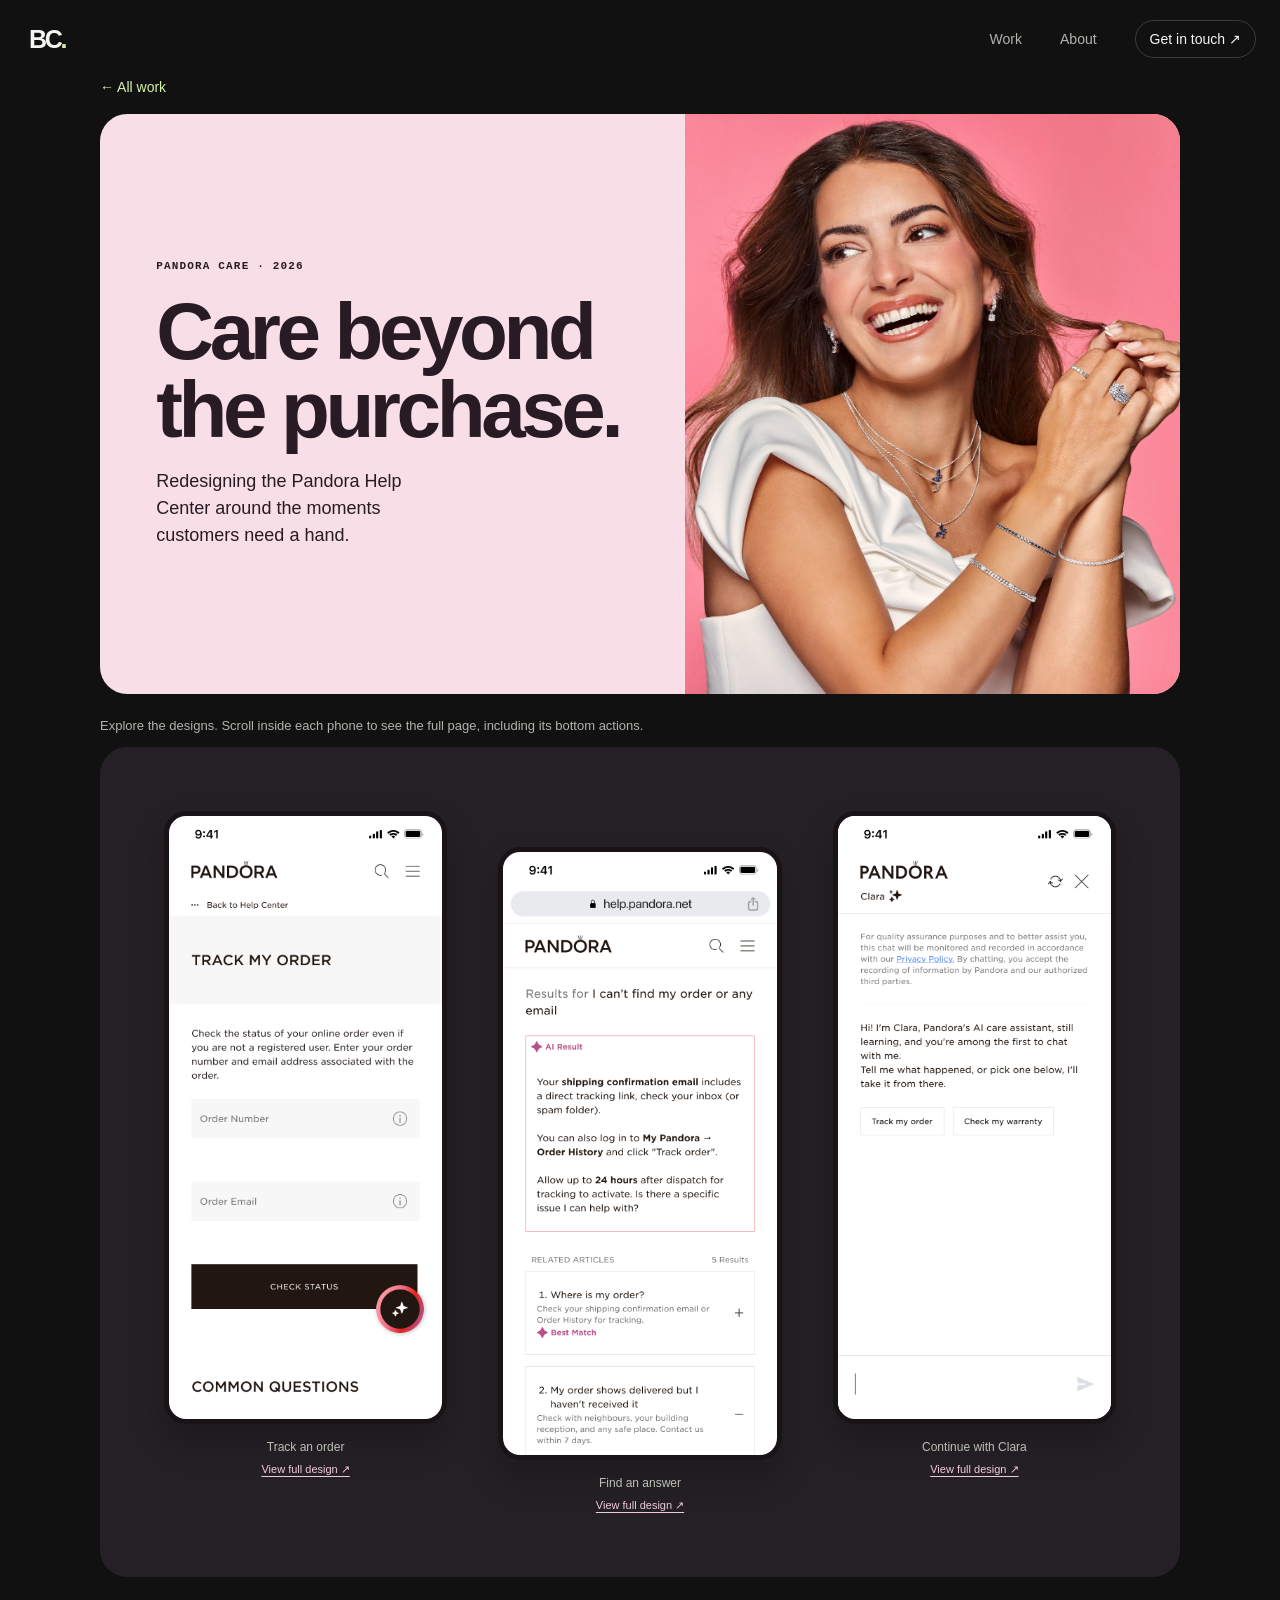
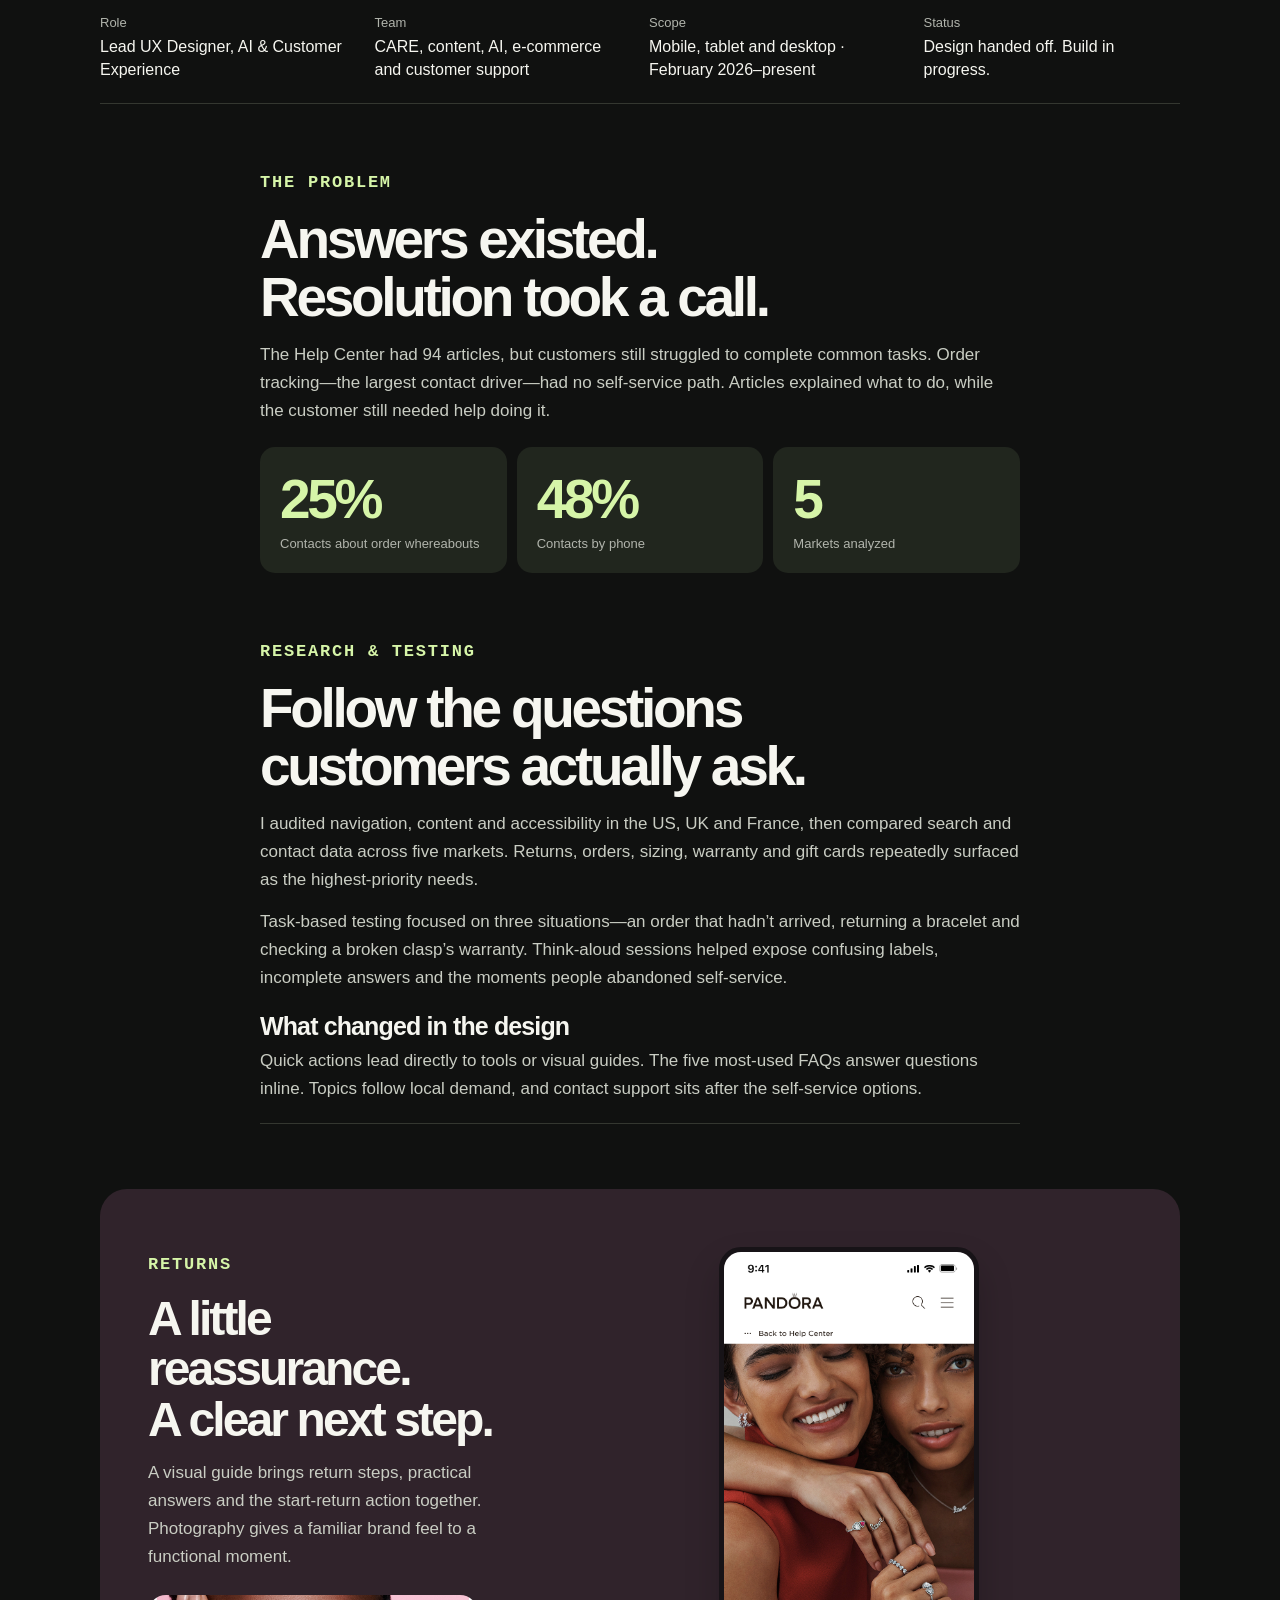
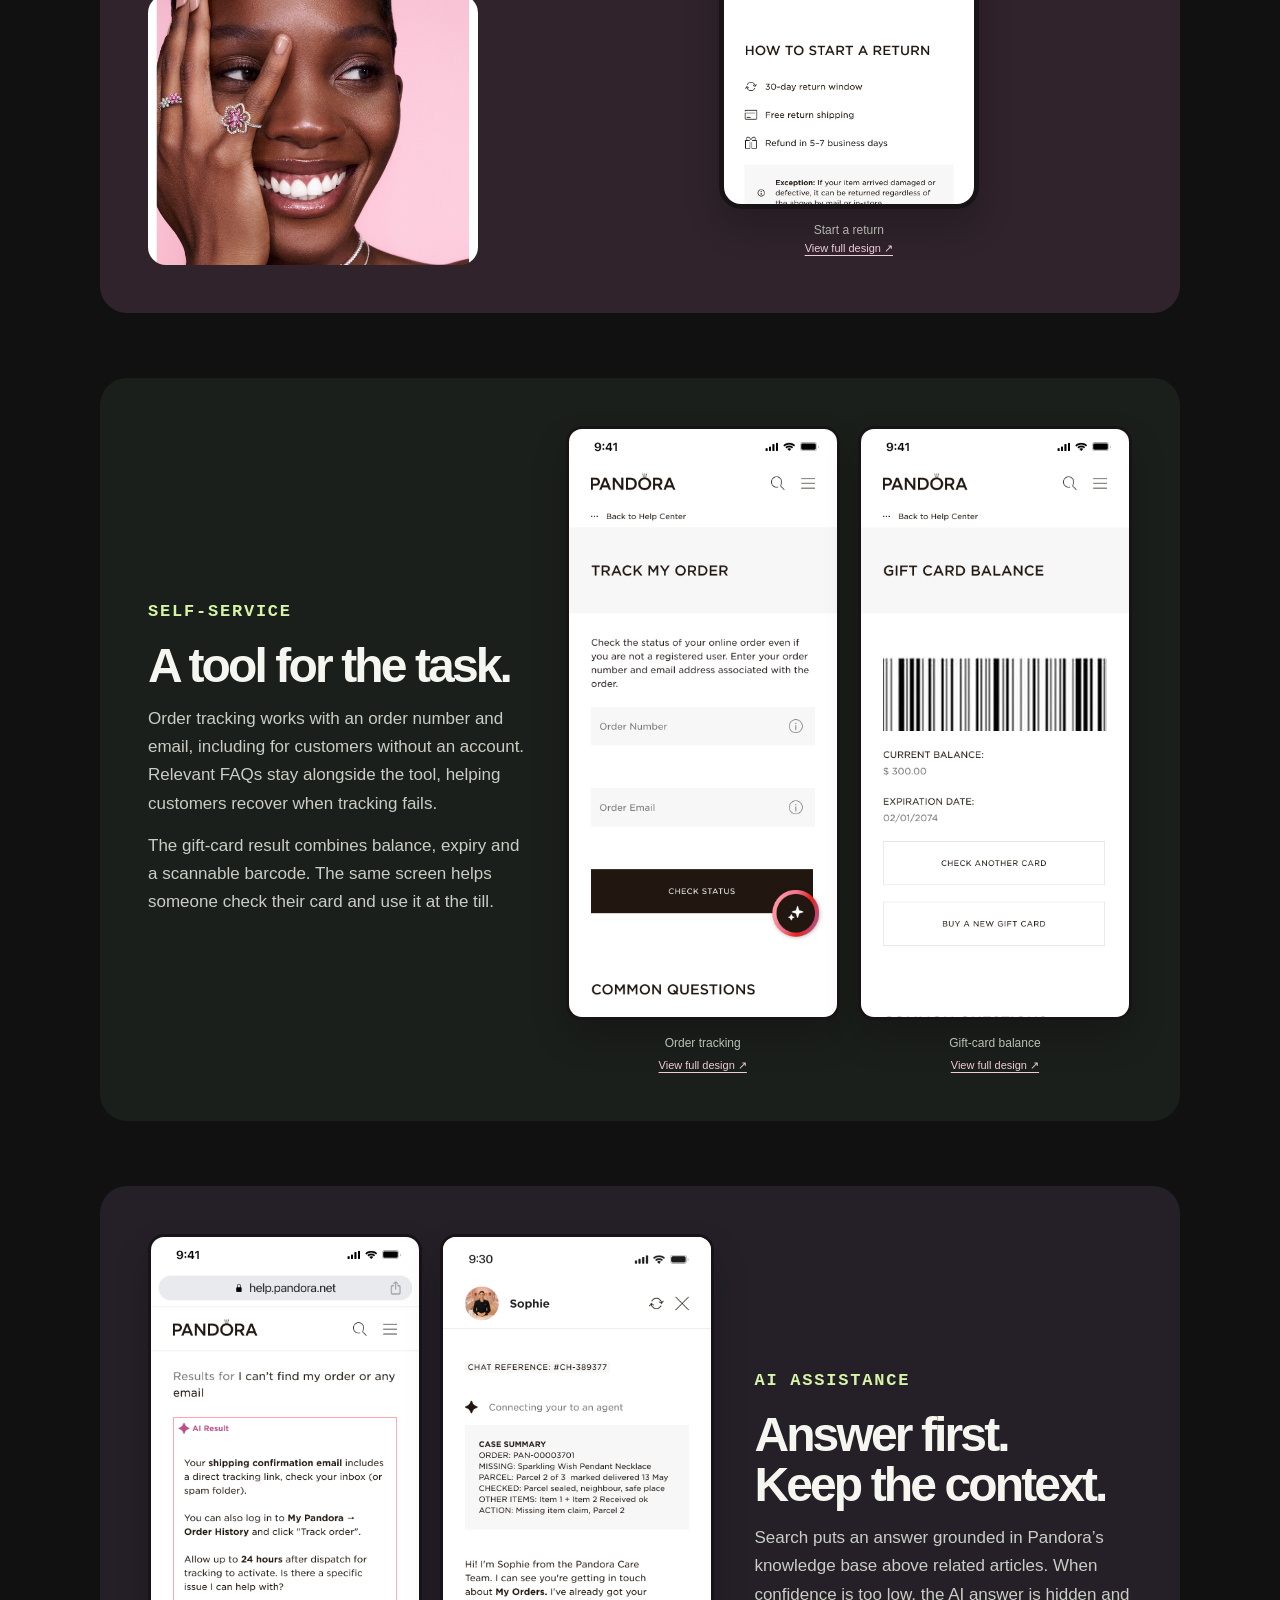
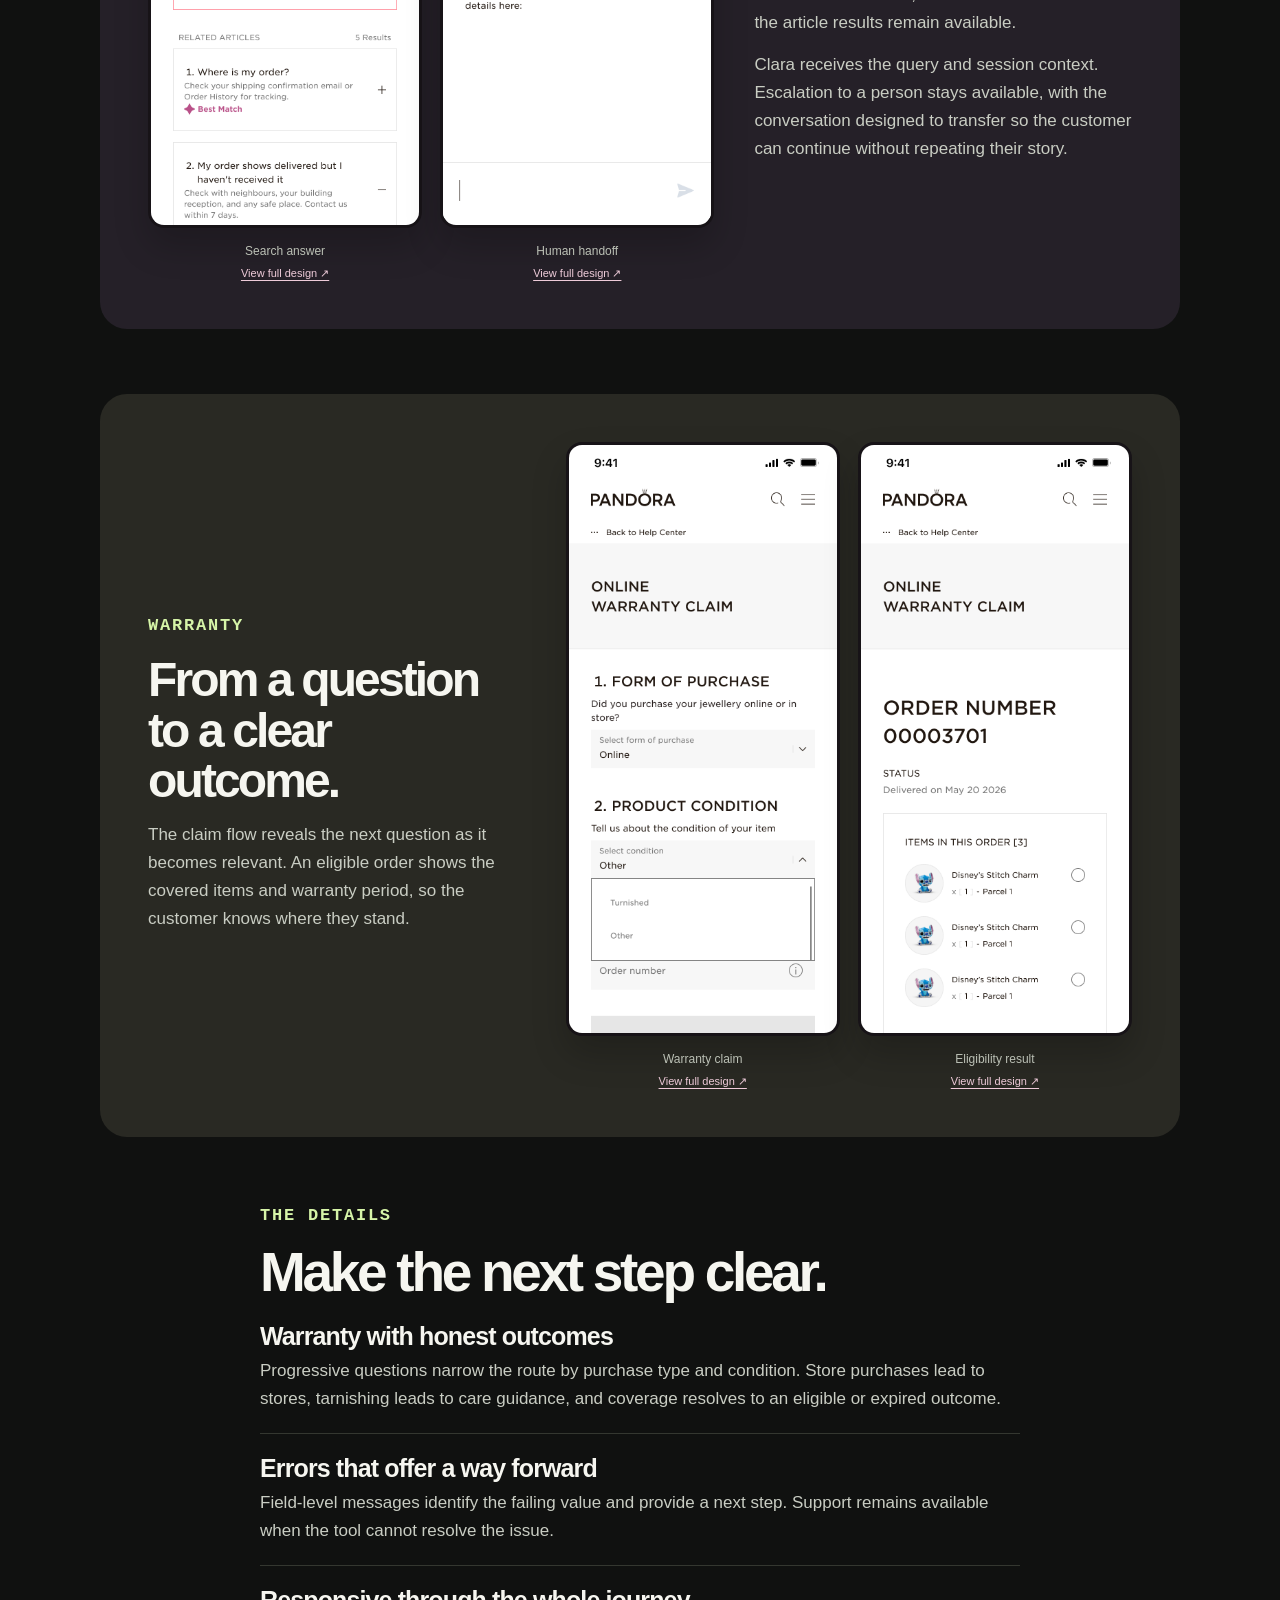
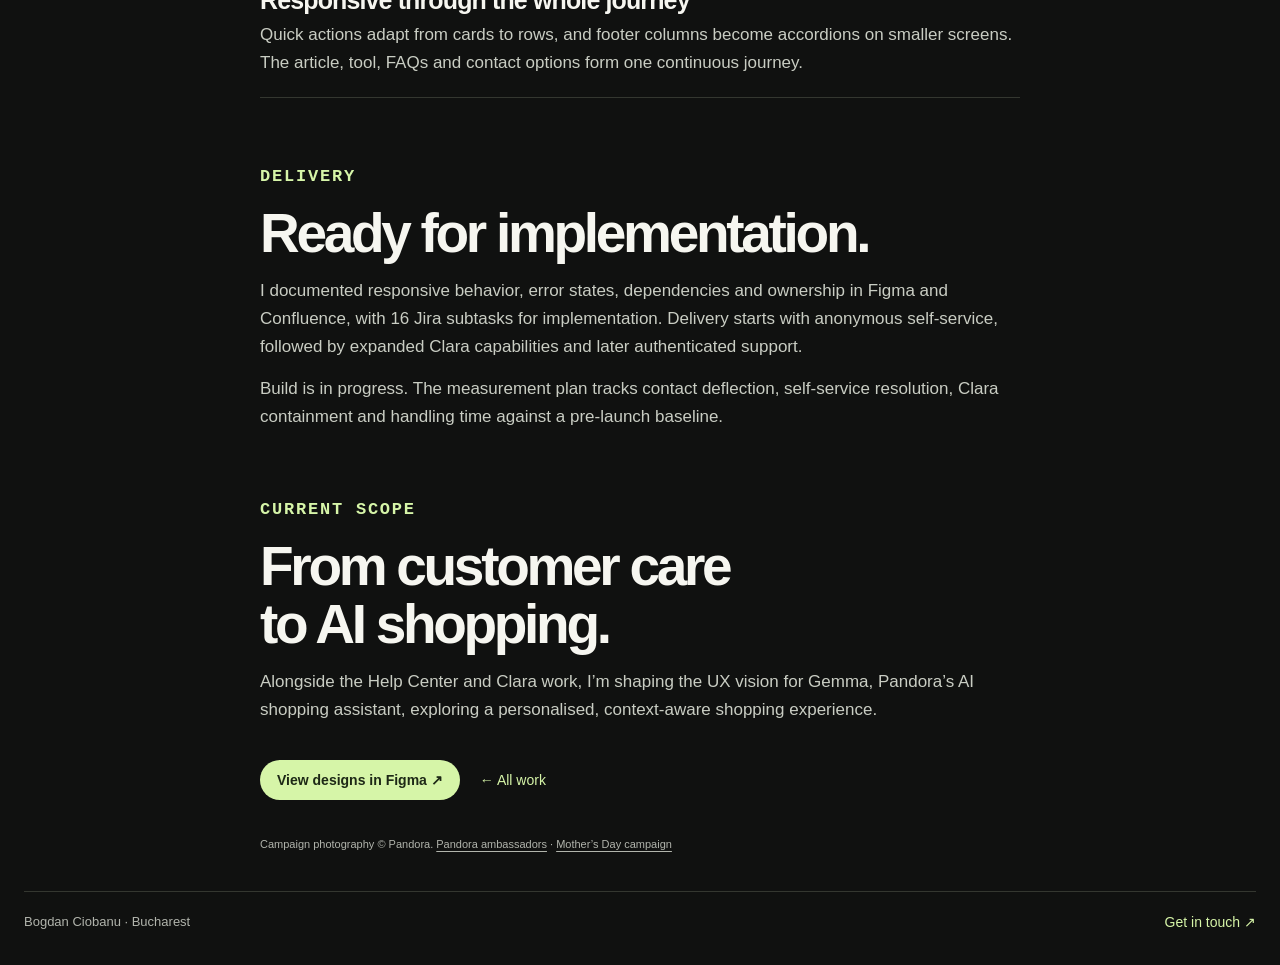
<file: pandora.html>
<!doctype html>
<html lang="en">
<head>
<meta charset="utf-8">
<meta name="viewport" content="width=device-width, initial-scale=1">
<meta name="description" content="How Bogdan Ciobanu redesigned the Pandora Help Center around customer tasks, self-service and contextual handoff.">
<meta name="theme-color" content="#101110">
<title>Pandora Help Center — Bogdan Ciobanu</title>
<link rel="stylesheet" href="styles.css?v=10">
</head>
<body>
<a class="skip" href="#main">Skip to content</a>
<header class="bar shell">
  <a class="brand" href="index.html" aria-label="Bogdan Ciobanu, home">BC<span>.</span></a>
  <nav aria-label="Main navigation"><a href="index.html#work">Work</a><a href="index.html#about">About</a><a class="nav-contact" href="mailto:bogdanalexandruciobanu@gmail.com">Get in touch ↗</a></nav>
</header>
<main class="shell case pandora-case" id="main">
  <a class="back" href="index.html#work">← All work</a>
  <header class="case-hero photo-hero">
    <div class="hero-copy"><p class="eyebrow">Pandora CARE · 2026</p><h1>Care beyond<br>the purchase.</h1><p>Redesigning the Pandora Help Center around the moments customers need a hand.</p></div>
    <img src="assets/pandora-portrait.jpg" alt="Pandora ambassador smiling while wearing silver jewellery" fetchpriority="high">
  </header>
  <p class="screen-instruction">Explore the designs. Scroll inside each phone to see the full page, including its bottom actions.</p>
  <div class="screen-stage" aria-label="Selected Pandora designs">
    <figure><div class="screen-window" tabindex="0" role="region" aria-label="Pandora Track My Order design with order number and email fields — scroll to explore"><img src="assets/pandora-tracking.png" alt="Pandora Track My Order design with order number and email fields"></div><figcaption>Track an order<a class="full-screen-link" href="assets/pandora-tracking.png" target="_blank" rel="noopener">View full design ↗</a></figcaption></figure>
    <figure><div class="screen-window" tabindex="0" role="region" aria-label="Pandora search showing an AI answer above related articles — scroll to explore"><img src="assets/pandora-search.png" alt="Pandora search showing an AI answer above related articles"></div><figcaption>Find an answer<a class="full-screen-link" href="assets/pandora-search.png" target="_blank" rel="noopener">View full design ↗</a></figcaption></figure>
    <figure><div class="screen-window" tabindex="0" role="region" aria-label="Clara assistant with order tracking and warranty quick actions — scroll to explore"><img src="assets/pandora-clara.png" alt="Clara assistant with order tracking and warranty quick actions"></div><figcaption>Continue with Clara<a class="full-screen-link" href="assets/pandora-clara.png" target="_blank" rel="noopener">View full design ↗</a></figcaption></figure>
  </div>
  <dl class="case-meta">
    <div><dt>Role</dt><dd>Lead UX Designer, AI &amp; Customer Experience</dd></div>
    <div><dt>Team</dt><dd>CARE, content, AI, e-commerce and customer support</dd></div>
    <div><dt>Scope</dt><dd>Mobile, tablet and desktop · February 2026–present</dd></div>
    <div><dt>Status</dt><dd>Design handed off. Build in progress.</dd></div>
  </dl>
  <div class="story">
    <section><p class="eyebrow">The problem</p><h2>Answers existed.<br>Resolution took a call.</h2>
      <p>The Help Center had 94 articles, but customers still struggled to complete common tasks. Order tracking—the largest contact driver—had no self-service path. Articles explained what to do, while the customer still needed help doing it.</p>
      <div class="evidence"><div><strong>25%</strong><span>Contacts about order whereabouts</span></div><div><strong>48%</strong><span>Contacts by phone</span></div><div><strong>5</strong><span>Markets analyzed</span></div></div>
    </section>
    <section><p class="eyebrow">Research &amp; testing</p><h2>Follow the questions<br>customers actually ask.</h2>
      <p>I audited navigation, content and accessibility in the US, UK and France, then compared search and contact data across five markets. Returns, orders, sizing, warranty and gift cards repeatedly surfaced as the highest-priority needs.</p>
      <p>Task-based testing focused on three situations—an order that hadn’t arrived, returning a bracelet and checking a broken clasp’s warranty. Think-aloud sessions helped expose confusing labels, incomplete answers and the moments people abandoned self-service.</p>
      <div class="decision"><h3>What changed in the design</h3><p>Quick actions lead directly to tools or visual guides. The five most-used FAQs answer questions inline. Topics follow local demand, and contact support sits after the self-service options.</p></div>
    </section>
    <section class="visual-story returns-story"><div><p class="eyebrow">Returns</p><h2>A little reassurance.<br>A clear next step.</h2><p>A visual guide brings return steps, practical answers and the start-return action together. Photography gives a familiar brand feel to a functional moment.</p><img class="story-photo" src="assets/pandora-campaign.jpg" alt="Pandora campaign portrait with floral jewellery" loading="lazy"></div><div class="single-phone"><figure><div class="screen-window" tabindex="0" role="region" aria-label="Pandora returns guide with photography, steps and FAQs — scroll to explore"><img src="assets/pandora-returns.png" alt="Pandora returns guide with photography, steps and FAQs" loading="lazy"></div><figcaption>Start a return<a class="full-screen-link" href="assets/pandora-returns.png" target="_blank" rel="noopener">View full design ↗</a></figcaption></figure></div></section>
    <section class="visual-story"><div><p class="eyebrow">Self-service</p><h2>A tool for the task.</h2><p>Order tracking works with an order number and email, including for customers without an account. Relevant FAQs stay alongside the tool, helping customers recover when tracking fails.</p><p>The gift-card result combines balance, expiry and a scannable barcode. The same screen helps someone check their card and use it at the till.</p></div><div class="screen-pair"><figure><div class="screen-window" tabindex="0" role="region" aria-label="Full tracking screen design — scroll to explore"><img src="assets/pandora-tracking.png" alt="Full tracking screen design" loading="lazy"></div><figcaption>Order tracking<a class="full-screen-link" href="assets/pandora-tracking.png" target="_blank" rel="noopener">View full design ↗</a></figcaption></figure><figure><div class="screen-window" tabindex="0" role="region" aria-label="Full gift-card balance screen design — scroll to explore"><img src="assets/pandora-gift-card.png" alt="Full gift-card balance screen design" loading="lazy"></div><figcaption>Gift-card balance<a class="full-screen-link" href="assets/pandora-gift-card.png" target="_blank" rel="noopener">View full design ↗</a></figcaption></figure></div></section>
    <section class="visual-story reverse"><div><p class="eyebrow">AI assistance</p><h2>Answer first.<br>Keep the context.</h2><p>Search puts an answer grounded in Pandora’s knowledge base above related articles. When confidence is too low, the AI answer is hidden and the article results remain available.</p><p>Clara receives the query and session context. Escalation to a person stays available, with the conversation designed to transfer so the customer can continue without repeating their story.</p></div><div class="screen-pair"><figure><div class="screen-window" tabindex="0" role="region" aria-label="Search answer and best-match article — scroll to explore"><img src="assets/pandora-search.png" alt="Search answer and best-match article" loading="lazy"></div><figcaption>Search answer<a class="full-screen-link" href="assets/pandora-search.png" target="_blank" rel="noopener">View full design ↗</a></figcaption></figure><figure><div class="screen-window" tabindex="0" role="region" aria-label="Human agent receives the case summary and customer context — scroll to explore"><img src="assets/pandora-agent.png" alt="Human agent receives the case summary and customer context" loading="lazy"></div><figcaption>Human handoff<a class="full-screen-link" href="assets/pandora-agent.png" target="_blank" rel="noopener">View full design ↗</a></figcaption></figure></div></section>
    <section class="visual-story warranty-story"><div><p class="eyebrow">Warranty</p><h2>From a question<br>to a clear outcome.</h2><p>The claim flow reveals the next question as it becomes relevant. An eligible order shows the covered items and warranty period, so the customer knows where they stand.</p></div><div class="screen-pair"><figure><div class="screen-window" tabindex="0" role="region" aria-label="Progressive warranty claim form — scroll to explore"><img src="assets/pandora-warranty-form.png" alt="Progressive warranty claim form" loading="lazy"></div><figcaption>Warranty claim<a class="full-screen-link" href="assets/pandora-warranty-form.png" target="_blank" rel="noopener">View full design ↗</a></figcaption></figure><figure><div class="screen-window" tabindex="0" role="region" aria-label="Warranty eligibility result and covered order items — scroll to explore"><img src="assets/pandora-warranty-result.png" alt="Warranty eligibility result and covered order items" loading="lazy"></div><figcaption>Eligibility result<a class="full-screen-link" href="assets/pandora-warranty-result.png" target="_blank" rel="noopener">View full design ↗</a></figcaption></figure></div></section>
    <section><p class="eyebrow">The details</p><h2>Make the next step clear.</h2>
      <div class="decision"><h3>Warranty with honest outcomes</h3><p>Progressive questions narrow the route by purchase type and condition. Store purchases lead to stores, tarnishing leads to care guidance, and coverage resolves to an eligible or expired outcome.</p></div>
      <div class="decision"><h3>Errors that offer a way forward</h3><p>Field-level messages identify the failing value and provide a next step. Support remains available when the tool cannot resolve the issue.</p></div>
      <div class="decision"><h3>Responsive through the whole journey</h3><p>Quick actions adapt from cards to rows, and footer columns become accordions on smaller screens. The article, tool, FAQs and contact options form one continuous journey.</p></div>
    </section>
    <section><p class="eyebrow">Delivery</p><h2>Ready for implementation.</h2><p>I documented responsive behavior, error states, dependencies and ownership in Figma and Confluence, with 16 Jira subtasks for implementation. Delivery starts with anonymous self-service, followed by expanded Clara capabilities and later authenticated support.</p><p>Build is in progress. The measurement plan tracks contact deflection, self-service resolution, Clara containment and handling time against a pre-launch baseline.</p></section>
  </div>
  <div class="story"><section><p class="eyebrow">Current scope</p><h2>From customer care<br>to AI shopping.</h2><p>Alongside the Help Center and Clara work, I’m shaping the UX vision for Gemma, Pandora’s AI shopping assistant, exploring a personalised, context-aware shopping experience.</p></section></div>
  <div class="case-links"><a class="button" href="https://www.figma.com/design/s3P736fDAUt673AkBpq56B/projects?node-id=131-535">View designs in Figma ↗</a><a class="back" href="index.html#work">← All work</a></div>
<p class="photo-credit">Campaign photography © Pandora. <a href="https://pt.pandora.net/pt/embaixadoras-pandora/">Pandora ambassadors</a> · <a href="https://www.elle.de/fashion-uhren-schmuck-muttertag-geschenk">Mother’s Day campaign</a></p>
</main>
<footer class="shell foot"><span>Bogdan Ciobanu · Bucharest</span><a href="mailto:bogdanalexandruciobanu@gmail.com">Get in touch ↗</a></footer>
<script src="motion.js"></script>
</body>
</html>
</file>
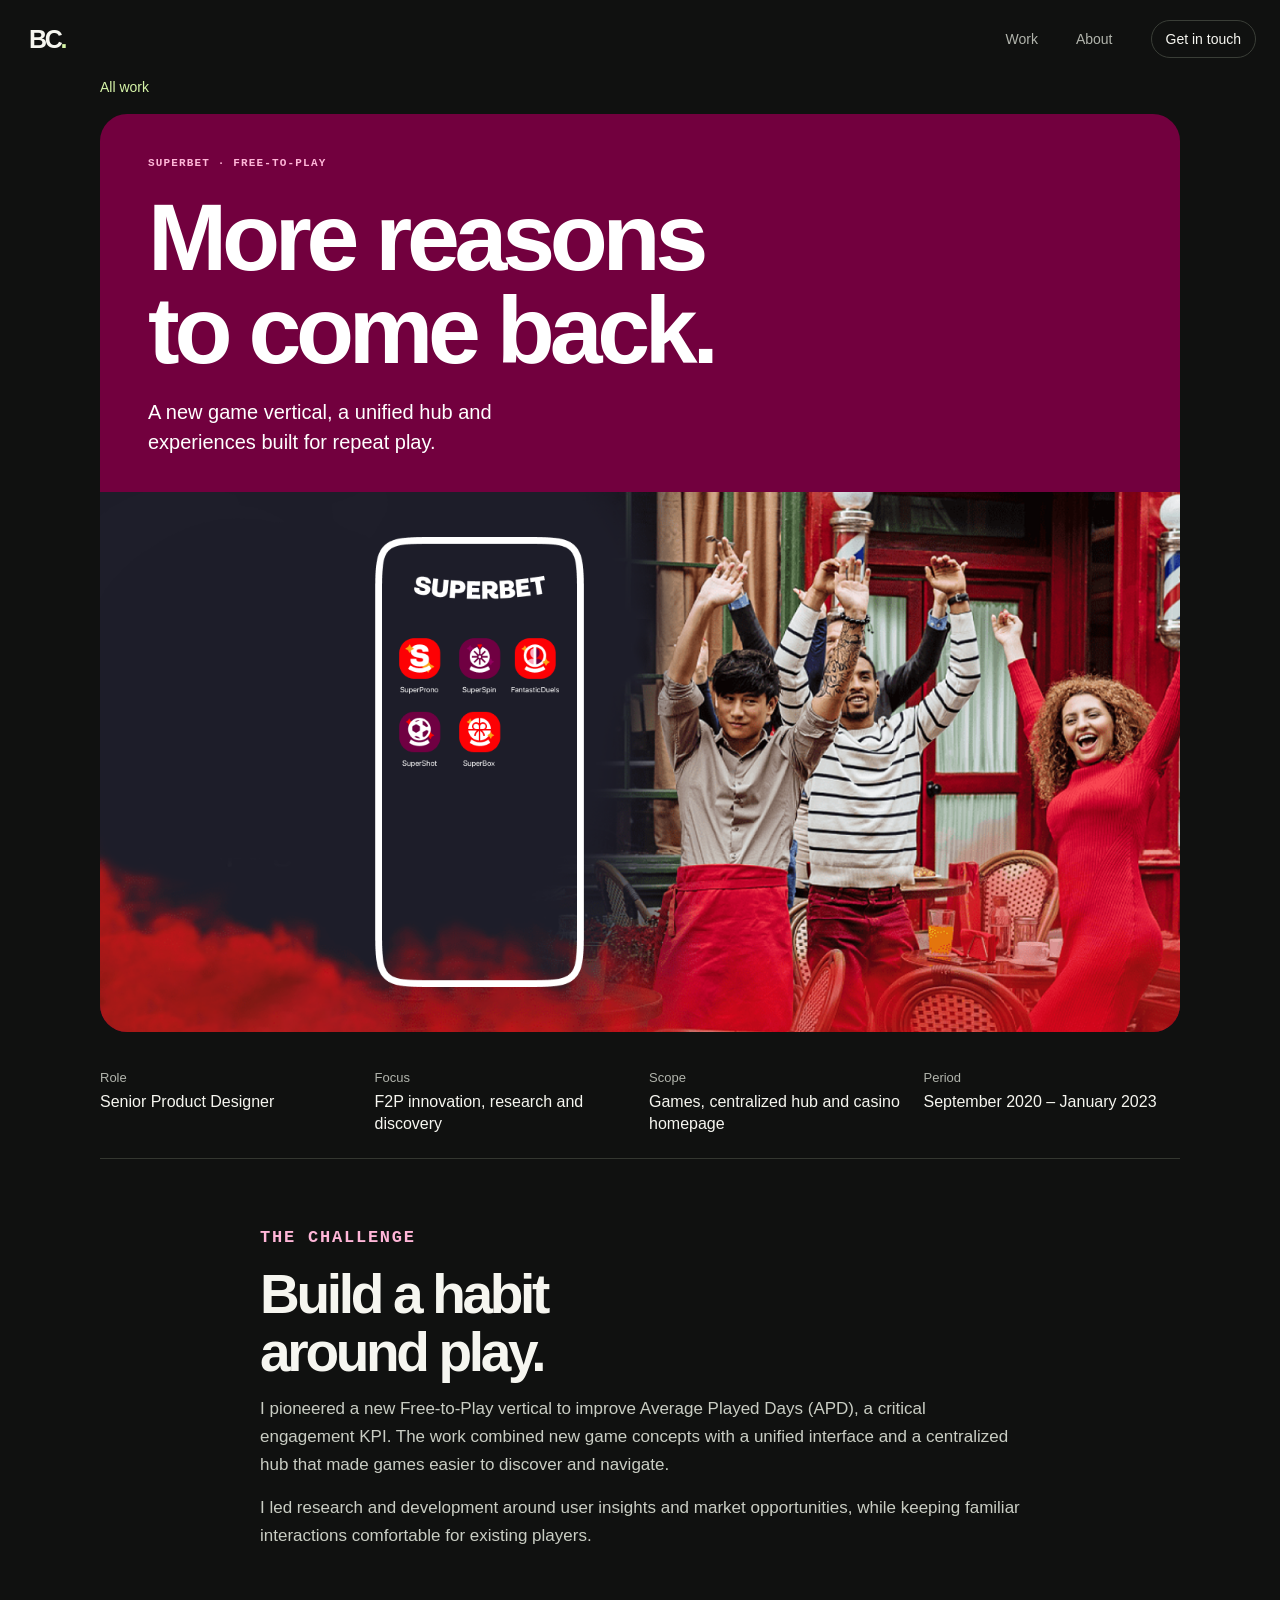
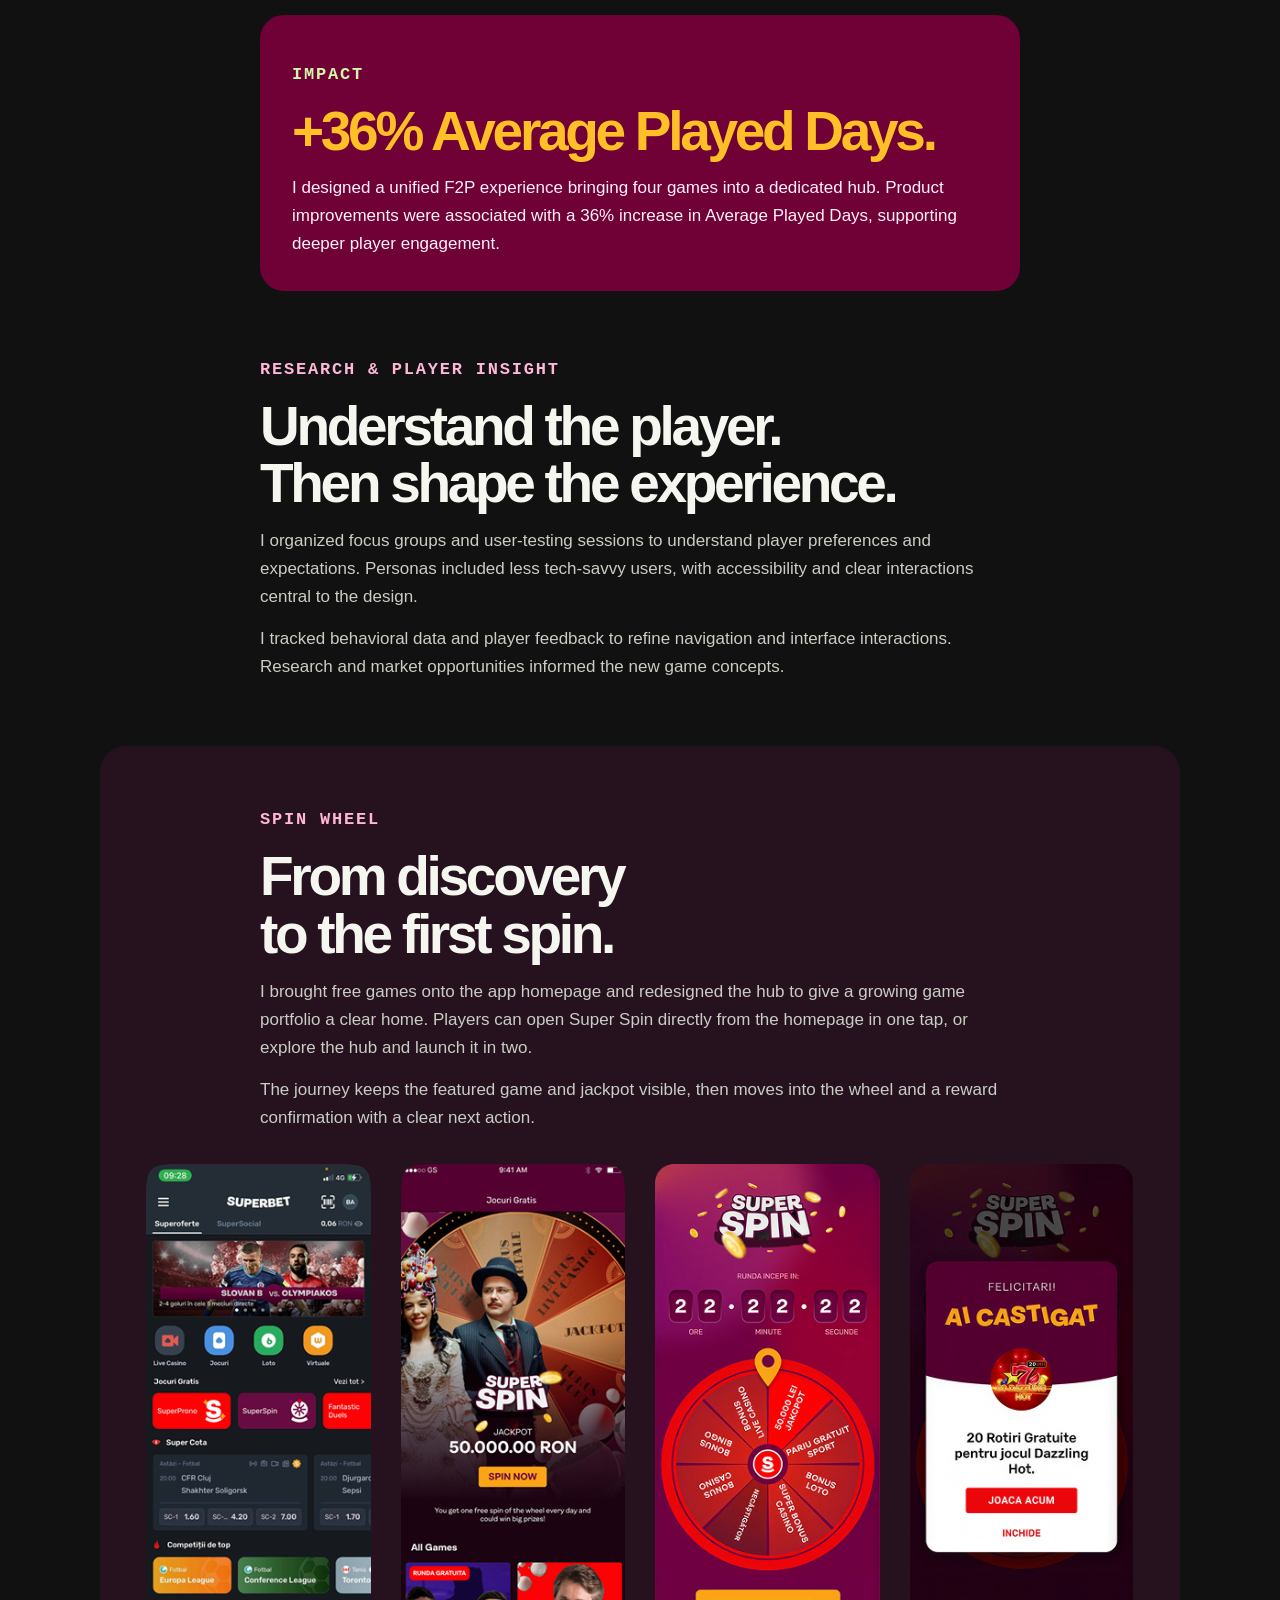
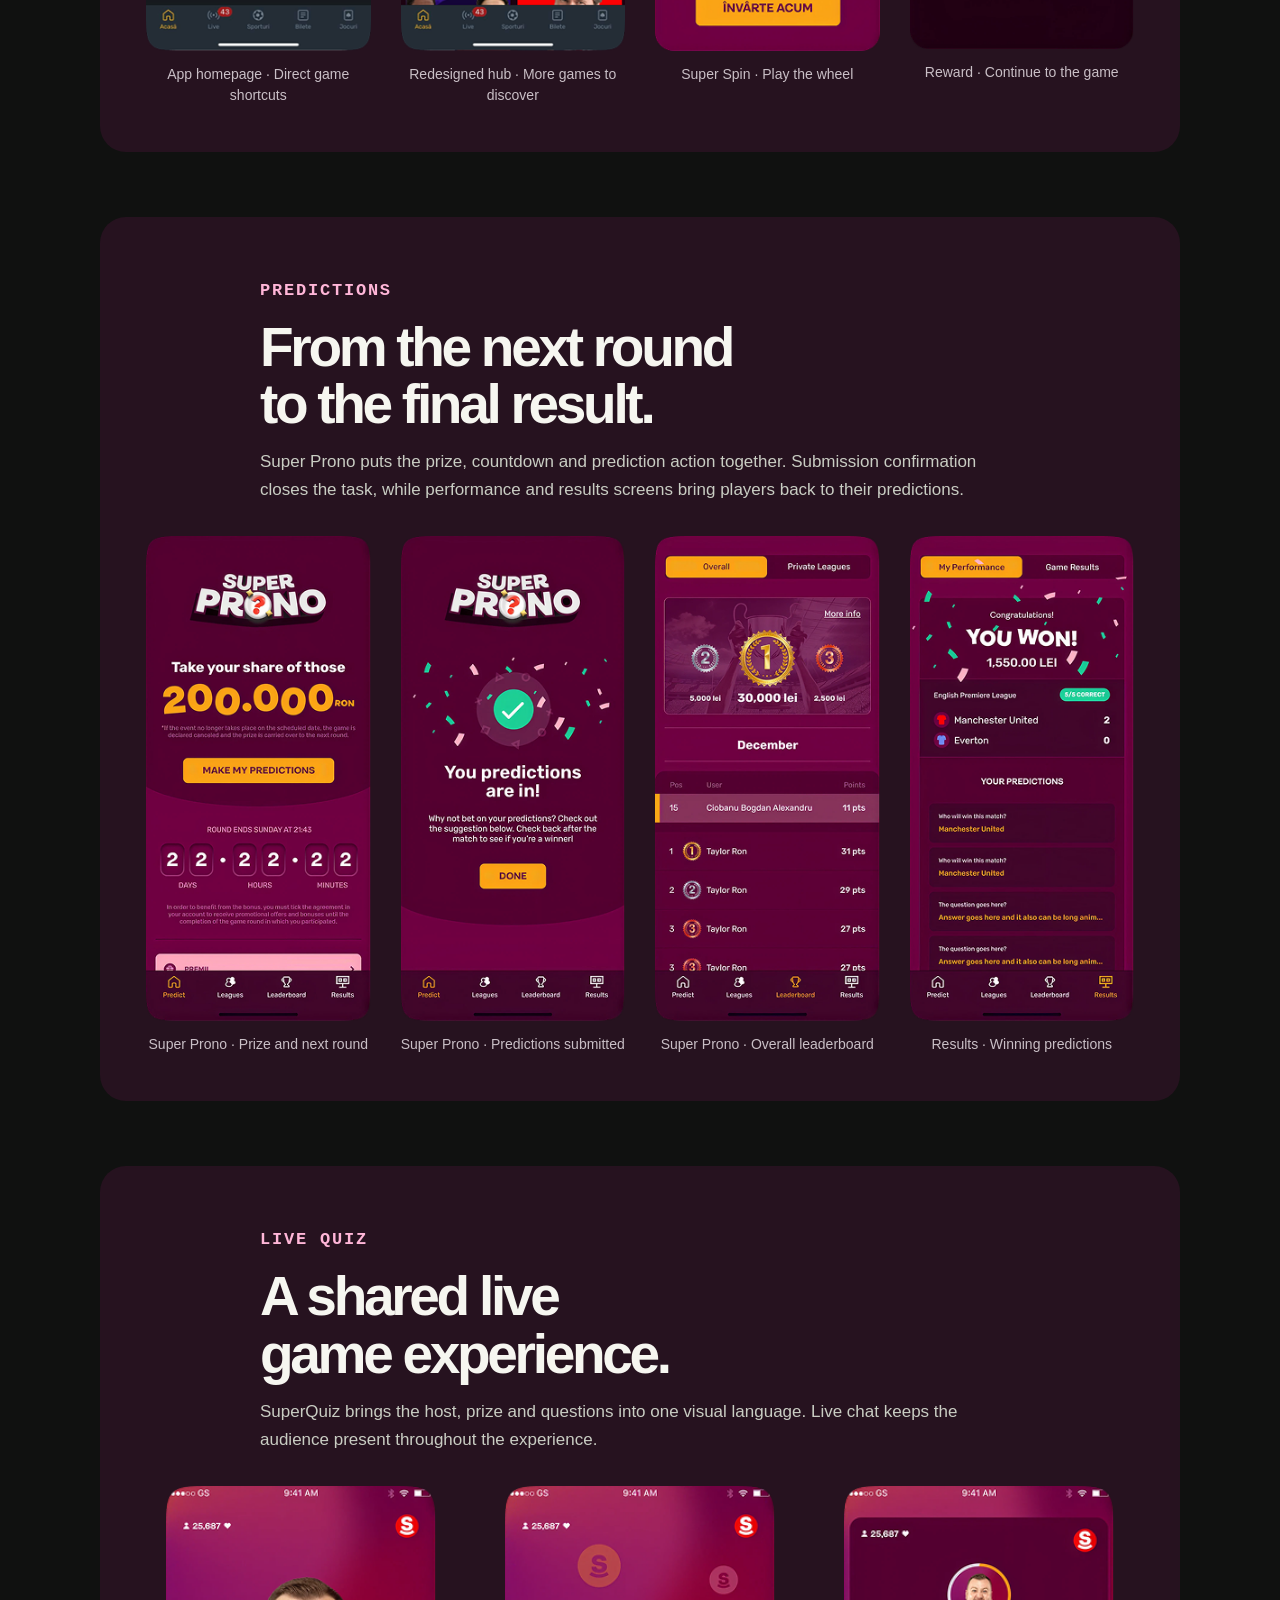
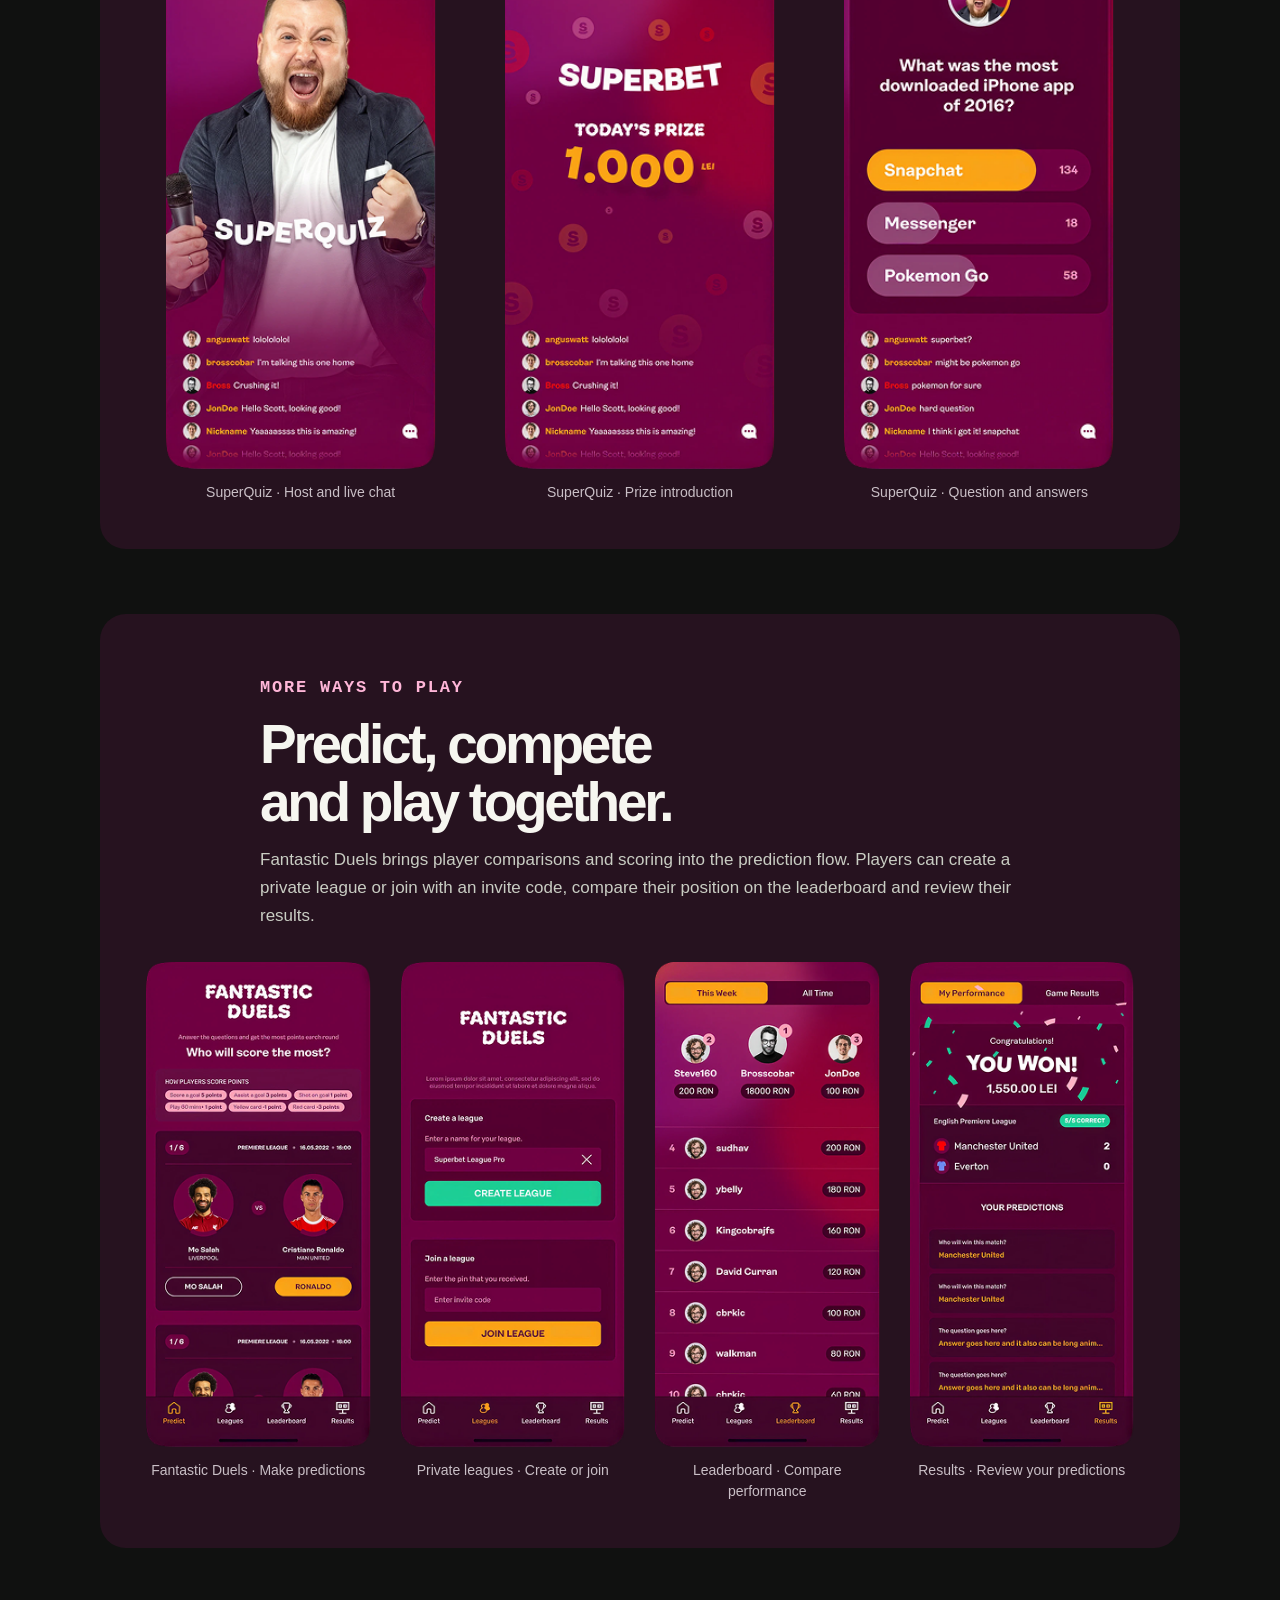
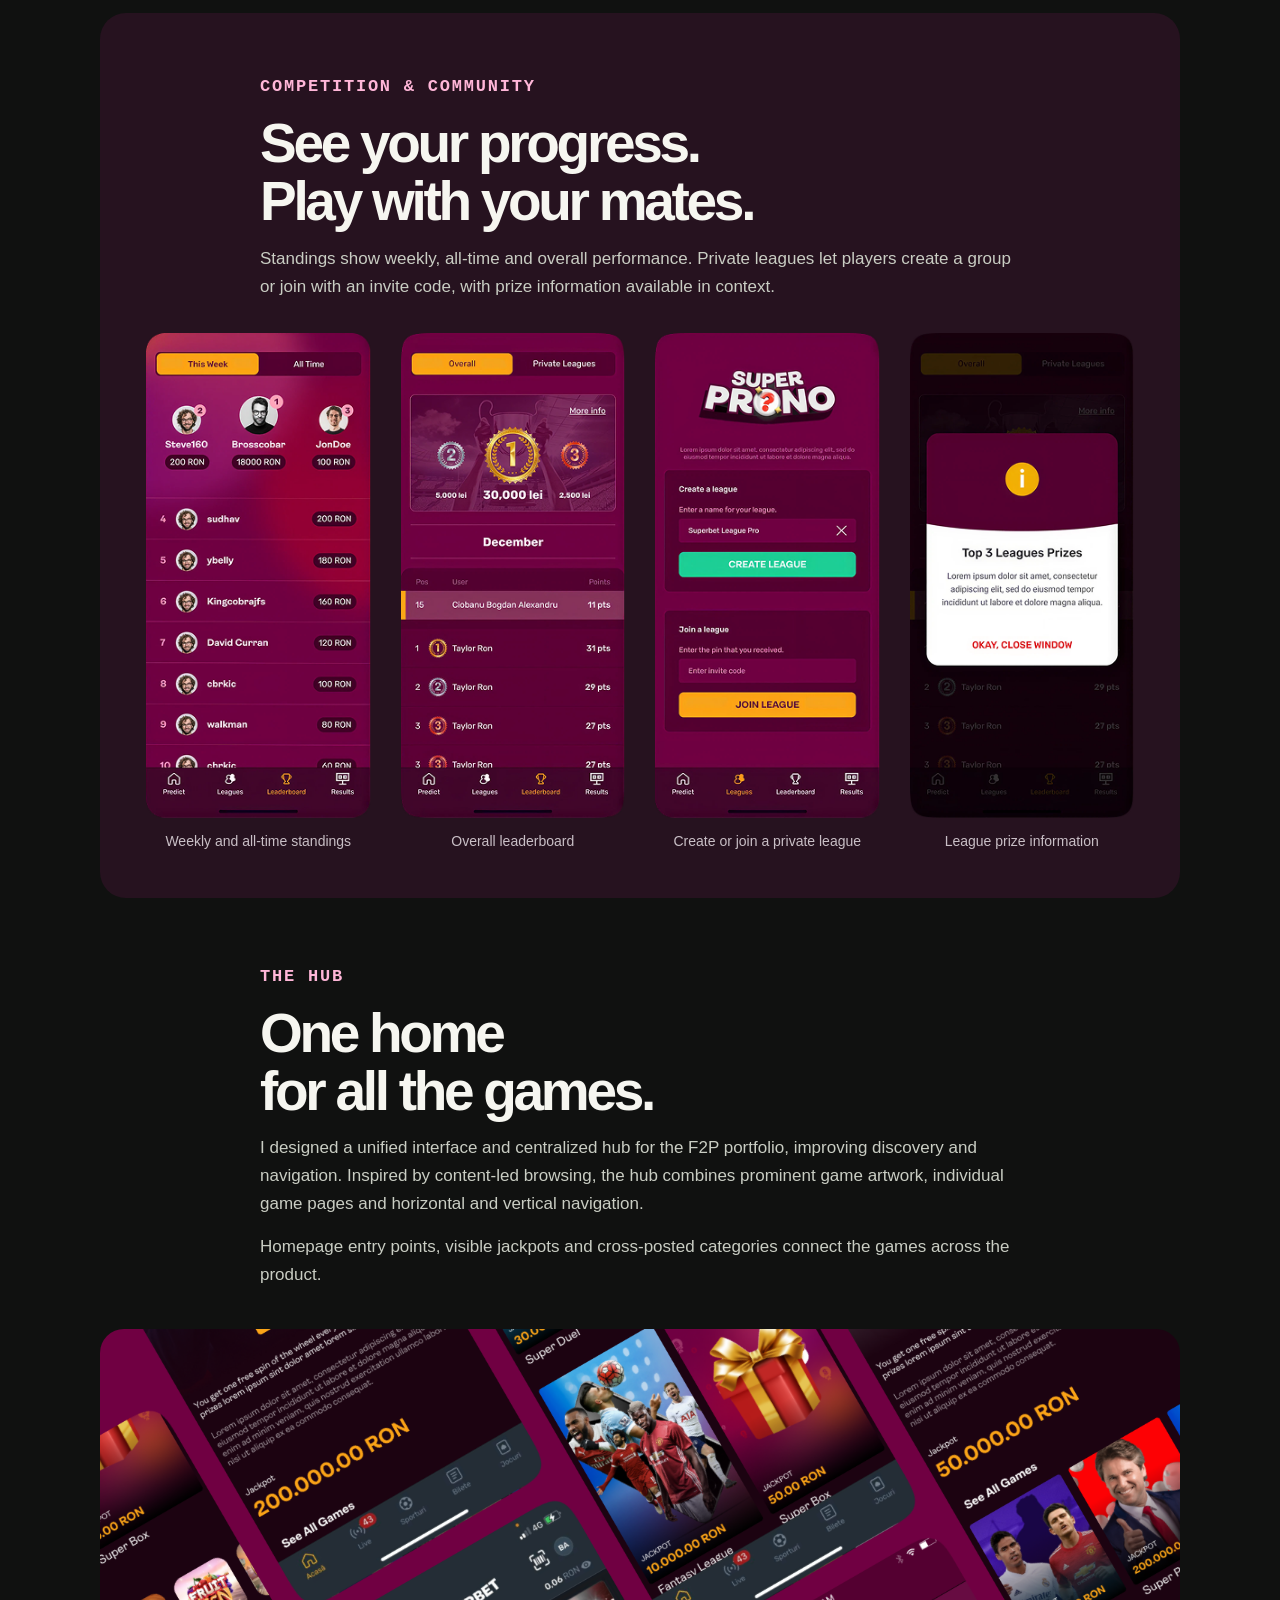
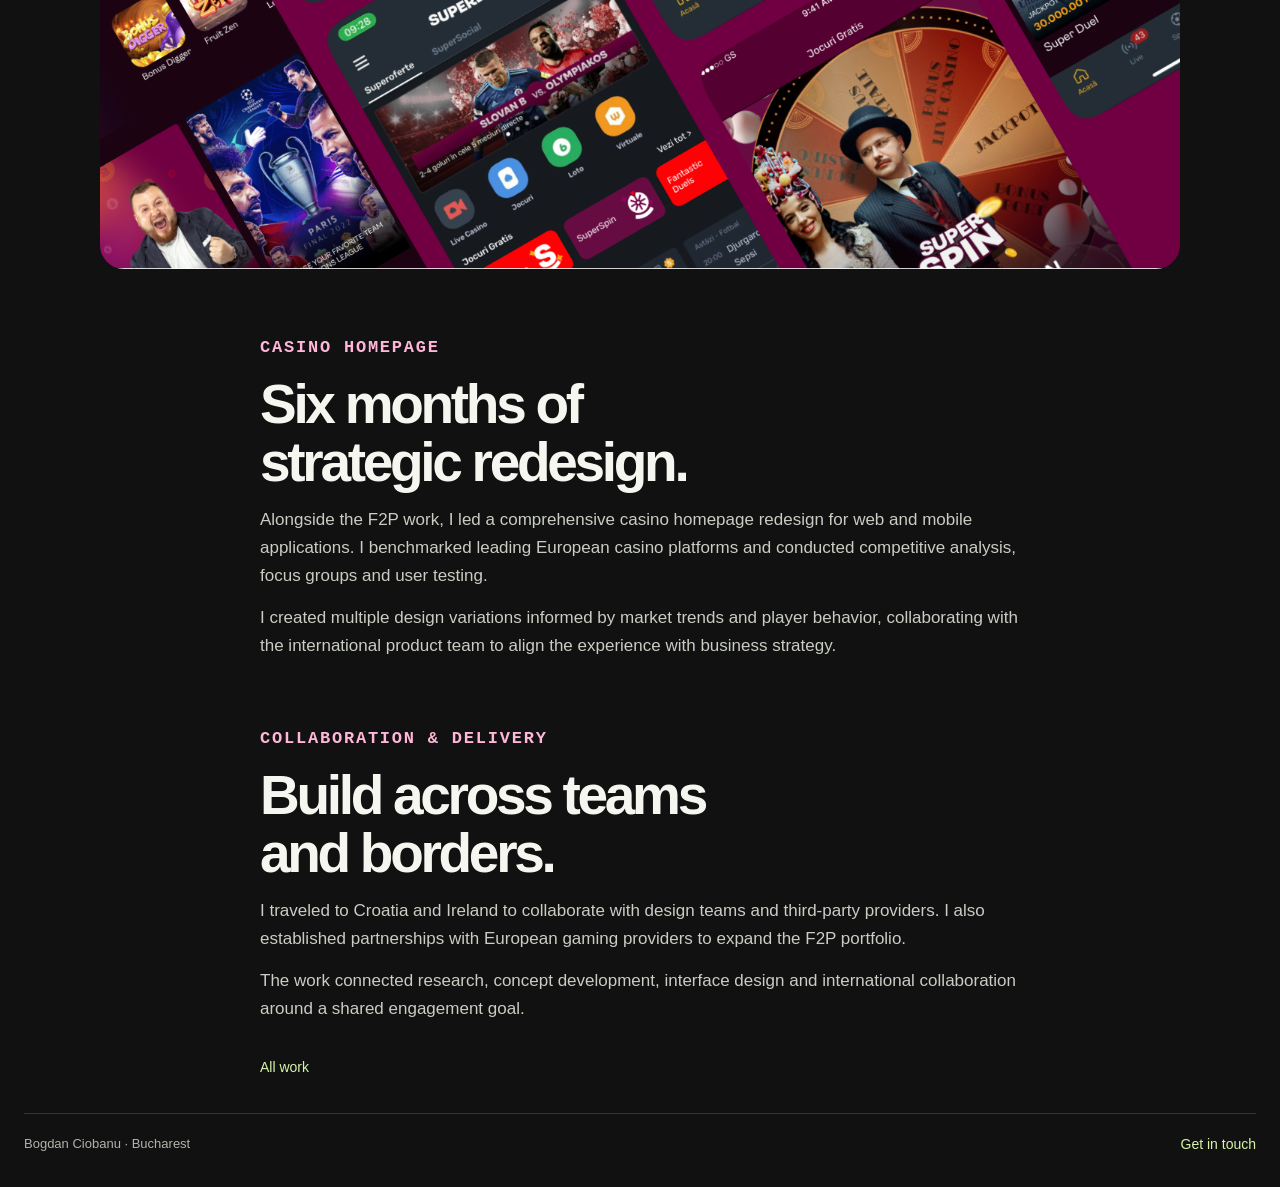
<file: superbet.html>
<!doctype html>
<html lang="en">
<head>
<meta charset="utf-8">
<meta name="viewport" content="width=device-width, initial-scale=1">
<meta name="description" content="The Superbet Free-to-Play Hub. Game rebranding, discovery and mobile navigation by Bogdan Ciobanu.">
<meta name="theme-color" content="#101110">
<title>Superbet Free-to-Play Hub — Bogdan Ciobanu</title>
<link rel="stylesheet" href="styles.css?v=10">
</head>
<body>
<a class="skip" href="#main">Skip to content</a>
<header class="bar shell">
  <a class="brand" href="index.html" aria-label="Bogdan Ciobanu, home">BC<span>.</span></a>
  <nav aria-label="Main navigation"><a href="index.html#work">Work</a><a href="index.html#about">About</a><a class="nav-contact" href="mailto:bogdanalexandruciobanu@gmail.com">Get in touch</a></nav>
</header>
<main class="shell case superbet-case" id="main">
<a class="back" href="index.html#work">All work</a>
<header class="case-hero superbet-hero"><p class="eyebrow">Superbet · Free-to-Play</p><h1>More reasons<br>to come back.</h1><p>A new game vertical, a unified hub and experiences built for repeat play.</p><img src="assets/superbet/hero.png" alt="Superbet game family and celebrating fans" fetchpriority="high"></header>
<dl class="case-meta"><div><dt>Role</dt><dd>Senior Product Designer</dd></div><div><dt>Focus</dt><dd>F2P innovation, research and discovery</dd></div><div><dt>Scope</dt><dd>Games, centralized hub and casino homepage</dd></div><div><dt>Period</dt><dd>September 2020 – January 2023</dd></div></dl>
<div class="story">
<section><div class="showcase-copy"><p class="eyebrow">The challenge</p><h2>Build a habit<br>around play.</h2><p>I pioneered a new Free-to-Play vertical to improve Average Played Days (APD), a critical engagement KPI. The work combined new game concepts with a unified interface and a centralized hub that made games easier to discover and navigate.</p><p>I led research and development around user insights and market opportunities, while keeping familiar interactions comfortable for existing players.</p></div></section><section class="superbet-impact"><p class="eyebrow">Impact</p><h2>+36% Average Played Days.</h2><p>I designed a unified F2P experience bringing four games into a dedicated hub. Product improvements were associated with a 36% increase in Average Played Days, supporting deeper player engagement.</p></section><section><div class="showcase-copy"><p class="eyebrow">Research & player insight</p><h2>Understand the player.<br>Then shape the experience.</h2><p>I organized focus groups and user-testing sessions to understand player preferences and expectations. Personas included less tech-savvy users, with accessibility and clear interactions central to the design.</p><p>I tracked behavioral data and player feedback to refine navigation and interface interactions. Research and market opportunities informed the new game concepts.</p></div></section><section class="superbet-showcase"><div class="showcase-copy"><p class="eyebrow">Spin Wheel</p><h2>From discovery<br>to the first spin.</h2><p>I brought free games onto the app homepage and redesigned the hub to give a growing game portfolio a clear home. Players can open Super Spin directly from the homepage in one tap, or explore the hub and launch it in two.</p><p>The journey keeps the featured game and jackpot visible, then moves into the wheel and a reward confirmation with a clear next action.</p></div><div class="superbet-screens"><figure><img src="assets/superbet/ss1.png" alt="App homepage · Direct game shortcuts" loading="lazy"><figcaption>App homepage · Direct game shortcuts</figcaption></figure><figure><img src="assets/superbet/ss2.png" alt="Redesigned hub · More games to discover" loading="lazy"><figcaption>Redesigned hub · More games to discover</figcaption></figure><figure><img src="assets/superbet/ss3.png" alt="Super Spin · Play the wheel" loading="lazy"><figcaption>Super Spin · Play the wheel</figcaption></figure><figure><img src="assets/superbet/ss4.png" alt="Reward · Continue to the game" loading="lazy"><figcaption>Reward · Continue to the game</figcaption></figure></div></section><section class="superbet-showcase"><div class="showcase-copy"><p class="eyebrow">Predictions</p><h2>From the next round<br>to the final result.</h2><p>Super Prono puts the prize, countdown and prediction action together. Submission confirmation closes the task, while performance and results screens bring players back to their predictions.</p></div><div class="superbet-screens"><figure><img src="assets/superbet/prono.png" alt="Super Prono · Prize and next round" loading="lazy"><figcaption>Super Prono · Prize and next round</figcaption></figure><figure><img src="assets/superbet/prediction-confirmation.png" alt="Super Prono · Predictions submitted" loading="lazy"><figcaption>Super Prono · Predictions submitted</figcaption></figure><figure><img src="assets/superbet/overall.png" alt="Super Prono · Overall leaderboard" loading="lazy"><figcaption>Super Prono · Overall leaderboard</figcaption></figure><figure><img src="assets/superbet/winner.png" alt="Results · Winning predictions" loading="lazy"><figcaption>Results · Winning predictions</figcaption></figure></div></section><section class="superbet-showcase"><div class="showcase-copy"><p class="eyebrow">Live quiz</p><h2>A shared live<br>game experience.</h2><p>SuperQuiz brings the host, prize and questions into one visual language. Live chat keeps the audience present throughout the experience.</p></div><div class="superbet-screens"><figure><img src="assets/superbet/quiz-host.png" alt="SuperQuiz · Host and live chat" loading="lazy"><figcaption>SuperQuiz · Host and live chat</figcaption></figure><figure><img src="assets/superbet/quiz-prize.png" alt="SuperQuiz · Prize introduction" loading="lazy"><figcaption>SuperQuiz · Prize introduction</figcaption></figure><figure><img src="assets/superbet/quiz-answer.png" alt="SuperQuiz · Question and answers" loading="lazy"><figcaption>SuperQuiz · Question and answers</figcaption></figure></div></section><section class="superbet-showcase"><div class="showcase-copy"><p class="eyebrow">More ways to play</p><h2>Predict, compete<br>and play together.</h2><p>Fantastic Duels brings player comparisons and scoring into the prediction flow. Players can create a private league or join with an invite code, compare their position on the leaderboard and review their results.</p></div><div class="superbet-screens"><figure><img src="assets/superbet/fd1.png" alt="Fantastic Duels · Make predictions" loading="lazy"><figcaption>Fantastic Duels · Make predictions</figcaption></figure><figure><img src="assets/superbet/fd2.png" alt="Private leagues · Create or join" loading="lazy"><figcaption>Private leagues · Create or join</figcaption></figure><figure><img src="assets/superbet/fd3.png" alt="Leaderboard · Compare performance" loading="lazy"><figcaption>Leaderboard · Compare performance</figcaption></figure><figure><img src="assets/superbet/fd4.png" alt="Results · Review your predictions" loading="lazy"><figcaption>Results · Review your predictions</figcaption></figure></div></section><section class="superbet-showcase"><div class="showcase-copy"><p class="eyebrow">Competition & community</p><h2>See your progress.<br>Play with your mates.</h2><p>Standings show weekly, all-time and overall performance. Private leagues let players create a group or join with an invite code, with prize information available in context.</p></div><div class="superbet-screens"><figure><img src="assets/superbet/leaderboard.png" alt="Weekly and all-time standings" loading="lazy"><figcaption>Weekly and all-time standings</figcaption></figure><figure><img src="assets/superbet/overall.png" alt="Overall leaderboard" loading="lazy"><figcaption>Overall leaderboard</figcaption></figure><figure><img src="assets/superbet/private-league.png" alt="Create or join a private league" loading="lazy"><figcaption>Create or join a private league</figcaption></figure><figure><img src="assets/superbet/league-prizes.png" alt="League prize information" loading="lazy"><figcaption>League prize information</figcaption></figure></div></section><section><div class="showcase-copy"><p class="eyebrow">The hub</p><h2>One home<br>for all the games.</h2><p>I designed a unified interface and centralized hub for the F2P portfolio, improving discovery and navigation. Inspired by content-led browsing, the hub combines prominent game artwork, individual game pages and horizontal and vertical navigation.</p><p>Homepage entry points, visible jackpots and cross-posted categories connect the games across the product.</p></div></section><figure class="superbet-wide"><img src="assets/superbet/hub-overview.png" alt="Original Superbet hub designs showing featured games, categories and homepage entry points" loading="lazy"></figure><section><div class="showcase-copy"><p class="eyebrow">Casino homepage</p><h2>Six months of<br>strategic redesign.</h2><p>Alongside the F2P work, I led a comprehensive casino homepage redesign for web and mobile applications. I benchmarked leading European casino platforms and conducted competitive analysis, focus groups and user testing.</p><p>I created multiple design variations informed by market trends and player behavior, collaborating with the international product team to align the experience with business strategy.</p></div></section><section><div class="showcase-copy"><p class="eyebrow">Collaboration & delivery</p><h2>Build across teams<br>and borders.</h2><p>I traveled to Croatia and Ireland to collaborate with design teams and third-party providers. I also established partnerships with European gaming providers to expand the F2P portfolio.</p><p>The work connected research, concept development, interface design and international collaboration around a shared engagement goal.</p></div></section></div>
<div class="case-links"><a class="back" href="index.html#work">All work</a></div>
</main><footer class="shell foot"><span>Bogdan Ciobanu · Bucharest</span><a href="mailto:bogdanalexandruciobanu@gmail.com">Get in touch</a></footer>
<script src="motion.js"></script>
</body>
</html>
</file>
<file: styles.css>
:root {
  color-scheme: dark;
  --bg: #101110;
  --text: #f6f6f0;
  --muted: #b1b4ac;
  --mint: #d6f5a8;
  --radius: 27px;
  --gap: 14px;
  font-family: Inter, -apple-system, BlinkMacSystemFont, "Segoe UI", sans-serif;
  background: var(--bg);
  color: var(--text);
}
*, *::before, *::after { box-sizing: border-box; }
body { margin: 0; }
a { color: inherit; text-decoration: none; }
a:focus-visible { outline: 3px solid #a1cafd; outline-offset: 4px; }
p, h1, h2, figure { margin: 0; }
.shell { width: min(1320px, calc(100% - 48px)); margin-inline: auto; }
.skip { position: absolute; inset: 8px auto auto 8px; z-index: 5; padding: 12px; background: var(--mint); color: #101110; transform: translateY(-160%); }
.skip:focus { transform: translateY(0); }
.bar { height: 78px; display: flex; align-items: center; justify-content: space-between; }
.brand { font-size: 25px; font-weight: 800; letter-spacing: -.09em; padding: 5px; }
.brand span, .identity h1 span { color: var(--mint); }
.bar nav { display: flex; align-items: center; gap: clamp(16px, 3.2vw, 38px); font-size: 14px; }
.bar nav a { color: var(--muted); }
.bar nav a:hover { color: var(--text); }
.bar nav .nav-contact { border: 1px solid #3a3e37; padding: 10px 14px; border-radius: 100px; color: var(--text); }
.board { display: grid; grid-template-columns: 1.04fr 1.24fr .92fr; gap: var(--gap); scroll-margin-top: 18px; }
.tile { min-width: 0; position: relative; overflow: hidden; border-radius: var(--radius); }
a.tile { transition: filter .2s, transform .2s; }
a.tile:hover { filter: brightness(1.08); transform: translateY(-3px); }
.identity { min-height: 384px; padding: clamp(23px, 2.55vw, 38px); display: flex; flex-direction: column; background: #1d211d; border: 1px solid #30372e; scroll-margin-top: 18px; }
.eyebrow { font: 600 11px/1.35 ui-monospace, "SF Mono", Consolas, monospace; letter-spacing: .105em; text-transform: uppercase; }
.identity .eyebrow { color: var(--mint); }
.identity h1 { margin: 24px 0 16px; font-size: clamp(45px, 5.65vw, 91px); line-height: .9; letter-spacing: -.08em; font-weight: 740; }
.intro { color: #c8ccc2; max-width: 28ch; line-height: 1.48; font-size: clamp(14px, 1.25vw, 17px); }
.location { display: flex; align-items: center; gap: 9px; margin-top: auto; padding-top: 24px; color: #d3d6cd; font-size: 13px; }
.location span { width: 7px; height: 7px; border-radius: 50%; background: var(--mint); box-shadow: 0 0 10px #d6f5a850; }
.tile-top { display: flex; align-items: center; justify-content: space-between; gap: 8px; min-height: 33px; position: relative; z-index: 2; }
.arrow { display: grid; flex: 0 0 33px; height: 33px; border-radius: 50%; place-items: center; border: 1px solid currentColor; font-size: 16px; }
.pandora { padding: clamp(21px, 2.3vw, 34px); background: radial-gradient(ellipse at 88% 93%, #ee9dbb 0, #f7c1d4 35%, #f9e2eb 100%); color: #291b23; isolation: isolate; min-height: 384px; }
.pandora h2 { position: relative; z-index: 1; margin-top: 28px; font-size: clamp(35px, 4.05vw, 65px); line-height: .93; letter-spacing: -.055em; }
.pandora > p { position: relative; z-index: 1; width: 14ch; margin-top: 14px; font-size: 14px; line-height: 1.4; }
.project-action { position: relative; z-index: 1; align-self: start; display: inline-flex; align-items: center; gap: 7px; border-bottom: 1px solid currentColor; padding-bottom: 2px; font-weight: 650; font-size: 13px; }
.pandora .project-action { position: absolute; bottom: 28px; left: clamp(21px, 2.3vw, 34px); }
.product-art { position: absolute; z-index: -1; right: -22px; bottom: -53px; width: 62%; height: 66%; pointer-events: none; }
.mini-screen { position: absolute; background: #fffdfd; border: 4px solid #30262e; border-radius: 19px; color: #251c21; box-shadow: 0 14px 24px #4f1a3a40; width: 57%; min-height: 104%; padding: 12px 9px; font-size: clamp(6px, .76vw, 11px); }
.mini-screen > b { display: block; text-align: center; letter-spacing: .14em; font-size: 1.05em; margin: 3px 0 12px; }
.screen-front { bottom: -1px; right: 11%; transform: rotate(-10deg); }
.screen-back { bottom: -14px; right: -9%; transform: rotate(12deg); }
.screen-banner { padding: 11px 6px; background: #f8d3e1; text-align: center; font-weight: 750; font-size: 1.18em; line-height: 1.15; }
.screen-search { margin: 7px 0; border: 1px solid #ded7da; padding: 6px 3px; border-radius: 4px; }
.screen-answer { background: #fae4ed; border-radius: 5px; padding: 6px; line-height: 1.3; }
.screen-answer p { margin-top: 4px; }
.screen-line { border-bottom: 1px solid #ded7da; height: 16px; }
.mini-screen small { display: block; margin: 10px 0 2px; font-weight: 750; }
.screen-item { border-bottom: 1px solid #ded7da; padding: 5px 0; }
.screen-item span { float: right; }
.side { position: relative; display: grid; grid-template-columns: 1fr 1fr; grid-template-rows: 1.75fr 1fr; gap: var(--gap); }
.portrait { grid-column: span 2; background: #252c25; }
.portrait img { position: absolute; width: 100%; height: 100%; object-fit: cover; object-position: center 26%; }
.experience { position: absolute; z-index: 1; top: 14px; right: 14px; background: #121613e8; border-radius: 12px; padding: 9px 12px; display: grid; gap: 2px; font-size: 10px; color: #e8ebe4; }
.experience strong { font-size: 27px; line-height: 1; letter-spacing: -.06em; }
.experience strong span { color: var(--mint); }
.shortcut { display: flex; flex-direction: column; justify-content: end; padding: 16px; gap: 9px; font-weight: 650; font-size: 13px; }
.shortcut-symbol { font-weight: 800; font-size: clamp(34px, 4vw, 55px); line-height: 1; letter-spacing: -.07em; }
.corner { position: absolute; right: 15px; top: 13px; font-size: 18px; }
.cv { background: #e6ecdf; color: #2c382e; }
.linkedin { background: #c5dbef; color: #163957; }
.project { min-height: 278px; display: flex; flex-direction: column; padding: clamp(21px, 2.3vw, 34px); isolation: isolate; }
.project h2 { font-size: clamp(22px, 2.4vw, 35px); line-height: 1.05; letter-spacing: -.045em; margin-top: auto; }
.project p { margin-top: 7px; font-size: 14px; line-height: 1.4; max-width: 29ch; }
.project .project-action { margin-top: 12px; }
.project-stat { display: block; margin-top: 12px; font-size: clamp(49px, 6.1vw, 92px); line-height: 1; letter-spacing: -.09em; }
.stat-label { display: block; margin: 2px 0 16px; font-size: 13px; }
.superbet { background: linear-gradient(130deg, #d82b41, #97152f); color: #fff7f6; }
.gowild { background: #d9efad; color: #232b16; }
.gowild .project-stat { font-size: clamp(43px, 5.05vw, 76px); }
.regina { background: #252e56; color: #f4f2ff; }
.regina-art { position: absolute; width: 220px; height: 160px; right: -44px; top: 31px; z-index: -1; transform: rotate(-20deg); opacity: .72; }
.regina-art i { display: block; position: absolute; inset: 10% 11%; border-radius: 24px; background: linear-gradient(145deg, #9caafc, #4855a4 55%, #303862); box-shadow: 0 13px 18px #0f112f6b; }
.regina-art i:nth-child(2) { transform: translate(-15%, -18%) scale(.85); }
.regina-art i:nth-child(3) { transform: translate(-29%, -32%) scale(.7); }
.archive { margin-top: clamp(44px, 7vw, 95px); }
.section-head { display: flex; align-items: baseline; justify-content: space-between; gap: 14px; padding-bottom: 20px; }
.section-head h2 { font-size: clamp(31px, 4.5vw, 56px); letter-spacing: -.065em; }
.section-head a, .foot a, .back { color: var(--mint); font-size: 14px; }
.archive-row { display: grid; grid-template-columns: 1fr 1fr auto; gap: 12px; align-items: center; border-top: 1px solid #343730; padding: 17px 2px; }
.archive-row:hover { color: var(--mint); }
.archive-row strong { font-size: clamp(16px, 2vw, 23px); letter-spacing: -.03em; }
.archive-row span:nth-child(2) { color: var(--muted); font-size: 14px; }
.foot { border-top: 1px solid #343730; padding: 22px 0 35px; margin-top: 38px; display: flex; justify-content: space-between; gap: 12px; color: var(--muted); font-size: 13px; }
.case { max-width: 1080px; }
.case-hero { background: radial-gradient(ellipse at 100% 100%, #e8a2bf, #fae6ee 75%); color: #291b23; border-radius: var(--radius); margin-top: 18px; padding: clamp(28px, 6vw, 78px); }
.case-hero h1 { font-size: clamp(40px, 7.6vw, 95px); line-height: .98; margin: 19px 0; letter-spacing: -.055em; }
.case-hero > p:last-child { max-width: 46ch; font-size: clamp(16px, 2vw, 21px); line-height: 1.45; }
.case-meta { display: grid; grid-template-columns: repeat(4, 1fr); gap: 18px; padding: 22px 0; border-bottom: 1px solid #343730; }
.case-meta dt { color: var(--muted); margin-bottom: 6px; font-size: 13px; }
.case-meta dd { margin: 0; line-height: 1.4; }
.story { max-width: 760px; margin: 0 auto; }
.story section { margin-top: clamp(38px, 6vw, 65px); }
.story h2 { font-size: clamp(29px, 4.8vw, 55px); line-height: 1.05; letter-spacing: -.06em; }
.story p { color: #c9cdc3; line-height: 1.65; font-size: 17px; margin-top: 14px; }
.evidence { display: grid; grid-template-columns: repeat(3, 1fr); gap: 10px; margin-top: 22px; }
.evidence div { background: #21261e; border-radius: 15px; padding: clamp(10px, 2vw, 20px); display: grid; gap: 4px; align-content: start; }
.evidence strong { color: var(--mint); font-size: clamp(25px, 5vw, 55px); letter-spacing: -.06em; }
.evidence span { font-size: 13px; line-height: 1.4; color: var(--muted); }
.steps { padding-left: 24px; }
.steps li { padding: 12px 0 7px 5px; }
.steps li::marker { color: var(--mint); }
.steps p { margin-top: 5px; }
.case-links { display: flex; align-items: center; flex-wrap: wrap; gap: 20px; margin: 36px auto; max-width: 760px; }
.button { background: var(--mint); color: #1d2816; padding: 12px 17px; border-radius: 100px; font-size: 14px; font-weight: 700; }
@media (max-width: 1030px) and (min-width: 761px) {
  .board { grid-template-columns: 1fr 1.16fr; }
  .identity h1 { font-size: clamp(61px, 8.8vw, 85px); }
  .pandora h2 { font-size: clamp(44px, 6vw, 65px); }
  .side { min-height: 278px; }
}
@media (max-width: 760px) {
  :root { --radius: 22px; --gap: 11px; }
  .shell { width: calc(100% - 28px); }
  .bar { height: 63px; }
  .board { grid-template-columns: 1fr; }
  .identity { min-height: 325px; }
  .identity h1 { font-size: clamp(62px, 12vw, 86px); }
  .pandora { min-height: 330px; }
  .pandora h2 { font-size: clamp(42px, 9.7vw, 64px); margin-top: 21px; }
  .product-art { max-width: 330px; height: 68%; }
  .mini-screen { font-size: clamp(8px, 2vw, 11px); }
  .side { grid-template-rows: 210px 100px; }
  .project { min-height: 241px; }
  .project-stat { font-size: 65px; }
  .gowild .project-stat { font-size: 57px; }
  .case-meta { grid-template-columns: 1fr 1fr; }
}
@media (prefers-reduced-motion: reduce) {
  a.tile { transition: none; }
  a.tile:hover { transform: none; }
}
.case-figure { margin-top: 24px; }
.case-visual { height: clamp(210px, 44vw, 360px); position: relative; overflow: hidden; isolation: isolate; border-radius: 18px; background: radial-gradient(ellipse at 65% 85%, #ed99b7, #fae4ed 75%); }
.case-visual .product-art { right: 18%; bottom: -40px; width: 64%; height: 96%; max-width: none; }
.case-visual .screen-front { right: 39%; }
.case-visual .screen-back { right: -3%; }
.case-visual .mini-screen { font-size: clamp(8px, 1.45vw, 13px); padding: 13px 10px; }
.case-figure figcaption { margin-top: 9px; color: var(--muted); font-size: 13px; line-height: 1.5; }
.decision { padding: 20px 0; border-bottom: 1px solid #343730; }
.decision h3 { margin: 0; font-size: 25px; letter-spacing: -.035em; }
.decision p { margin-top: 6px; }
.story section > .eyebrow { color: var(--mint); margin-bottom: 14px; }
.pandora > p { width: 24ch; }
@media (prefers-reduced-motion: no-preference) {
  .portrait img { transition: transform 700ms cubic-bezier(.22,1,.36,1); }
  .portrait:hover img { transform: scale(1.045); }
  .tile .arrow { transition: transform 300ms ease; }
  .tile:hover .arrow { transform: rotate(45deg); }
  .case-hero { animation: hero-enter 800ms cubic-bezier(.22,1,.36,1) both; }
  @keyframes hero-enter { from { opacity: 0; transform: translateY(18px); } to { opacity: 1; transform: translateY(0); } }
}
.real-card-art { position:absolute; bottom:-160px; right:-18px; width:55%; height:350px; pointer-events:none; transform:rotate(-9deg); }
.real-card-art img { position:absolute; width:66%; top:0; border:4px solid #30262e; border-radius:17px; box-shadow:0 15px 35px #6c304b40; }
.real-card-art img + img { left:55%; top:36px; transform:rotate(17deg); }
.pandora > p { width:17ch; }
.screen-stage { display:grid; grid-template-columns:repeat(3,minmax(0,1fr)); gap:clamp(15px,4vw,54px); padding:clamp(24px,5vw,65px); background:#242025; border-radius:27px; margin-top:14px; overflow:hidden; }
.screen-window { display:block; width:100%; aspect-ratio:390 / 844; overflow-y:auto; overflow-x:hidden; border-radius:22px; background:white; border:5px solid #171317; box-shadow:0 18px 35px #0003; }
.screen-window img { display:block; width:100%; height:auto; }
.screen-stage figcaption, .screen-pair figcaption { color:#bbc0b5; font-size:12px; line-height:1.5; margin-top:14px; text-align:center; }
.screen-stage figure:nth-child(2) { margin-top:36px; }
.case .story { max-width:none; }
.case .story > section { max-width:760px; margin-inline:auto; }
.case .story > .visual-story { max-width:none; display:grid; grid-template-columns:.8fr 1.2fr; gap:40px; align-items:center; background:#1b1f1b; padding:clamp(23px,4vw,48px); border-radius:27px; }
.visual-story .eyebrow { color:var(--mint); margin-bottom:15px; }
.visual-story h2 { font-size:clamp(32px,4vw,48px); }
.screen-pair { display:grid; grid-template-columns:1fr 1fr; gap:18px; min-width:0; }
.screen-pair .screen-window { border-radius:16px; border-width:3px; }
.case .story > .visual-story.reverse { background:#252028; grid-template-columns:1.2fr .8fr; }
.reverse > div:first-child { order:2; }
.practice { margin-top:75px; padding:35px; background:#1c201c; border-radius:27px; }
.practice > .eyebrow { color:var(--mint); margin-bottom:17px; }
.practice h2 { font-size:clamp(30px,4.5vw,58px); letter-spacing:-.055em; line-height:1.05; }
.practice-grid { display:grid; grid-template-columns:repeat(3,1fr); gap:25px; margin-top:30px; }
.practice-grid p { font-size:14px; line-height:1.6; color:var(--muted); }
.practice-grid strong { display:block; color:var(--text); margin-bottom:8px; }
.gowild-hero { background:radial-gradient(ellipse at 90% 90%,#aacd78,#e4f3c8); color:#253018; }
.motion-feature { margin-top:44px; }
.motion-feature video { width:100%; display:block; background:#090909; border-radius:22px; max-height:650px; }
.motion-feature .section-head span { font-size:13px; color:var(--muted); }
@media (prefers-reduced-motion:no-preference) {
 .real-card-art { animation:screen-arrive 1.2s cubic-bezier(.22,1,.36,1) both; }
 .screen-stage figure { animation:screen-rise 1s cubic-bezier(.22,1,.36,1) both; }
 .screen-stage figure:nth-child(2) { animation-delay:100ms; }
 .screen-stage figure:nth-child(3) { animation-delay:200ms; }
 @keyframes screen-arrive { from {opacity:0;translate:0 65px;} to {opacity:1;translate:0 0;} }
 @keyframes screen-rise { from {opacity:0;translate:0 40px;} to {opacity:1;translate:0 0;} }
}
@media(max-width:760px) {
 .screen-stage { gap:12px; padding:24px 16px; }
 .screen-stage .screen-window { border-width:2px; border-radius:10px; }
 .screen-stage figcaption { font-size:10px; }
 .screen-stage figure:nth-child(2) { margin-top:18px; }
 .case .story > .visual-story, .case .story > .visual-story.reverse { grid-template-columns:1fr; gap:25px; }
 .reverse > div:first-child { order:0; }
 .practice-grid { grid-template-columns:1fr; gap:18px; }
 .practice { padding:25px; margin-top:45px; }
}
@media(max-width:760px) {
 .screen-stage { grid-template-columns:repeat(3,220px); overflow-x:auto; scroll-snap-type:x mandatory; padding:24px; }
 .screen-stage figure { scroll-snap-align:center; }
 .screen-stage .screen-window { border-width:4px; border-radius:18px; }
 .screen-stage figcaption { font-size:12px; }
}

/* Align phone frames while their content scrolls independently. */
.screen-stage { align-items:start; }
.screen-pair { align-items:start; }
@media(max-width:760px) {
 .screen-pair { grid-template-columns:repeat(2,minmax(0,1fr)); gap:14px; }
 .real-card-art { width:43%; right:-30px; }
}

.screen-window { scrollbar-width:thin; scrollbar-color:#b7a6ae #faf7f8; overscroll-behavior-y:contain; }
.screen-window:focus-visible { outline:3px solid #c9a4bd; outline-offset:5px; }
.full-screen-link { display:block; margin-top:5px; color:#eecbd9; font-size:11px; text-decoration:underline; text-underline-offset:3px; }
.screen-instruction { margin:24px 0 12px; color:var(--muted); font-size:13px; }
.pandora-case .photo-hero { padding:0; display:grid; grid-template-columns:1.18fr 1fr; overflow:hidden; background:#f7dee7; }
.photo-hero .hero-copy { padding:clamp(28px,4.4vw,60px); align-self:center; }
.photo-hero h1 { font-size:clamp(44px,6.7vw,80px); }
.photo-hero .hero-copy > p:last-child { max-width:30ch; font-size:18px; line-height:1.5; }
.photo-hero > img { width:100%; height:100%; max-height:580px; object-fit:cover; object-position:center 30%; }
.single-phone { width:min(100%,260px); margin:auto; }
.single-phone figcaption { text-align:center; margin-top:14px; color:var(--muted); font-size:12px; }
.story-photo { display:block; width:100%; max-width:330px; height:270px; margin-top:24px; object-fit:cover; object-position:center 30%; border-radius:18px; }
.returns-story { background:#30232b!important; }
.warranty-story { background:#292923!important; }
.photo-credit { color:var(--muted); font-size:11px; max-width:760px; margin:30px auto; line-height:1.6; }
.photo-credit a { text-decoration:underline; text-underline-offset:3px; }
@media(max-width:760px) {
 .pandora-case .photo-hero { grid-template-columns:1fr; }
 .photo-hero > img { height:310px; object-position:center 29%; }
 .photo-hero .hero-copy { padding:30px; }
 .photo-hero h1 { font-size:52px; }
 .screen-pair { display:flex; overflow-x:auto; scroll-snap-type:x mandatory; gap:18px; padding-bottom:14px; }
 .screen-pair > figure { flex:0 0 220px; scroll-snap-align:center; }
 .single-phone { width:240px; }
 .story-photo { max-width:none; height:240px; }
}

.superbet-case .superbet-hero { padding:0; overflow:hidden; background:#72003e; color:#fff; }
.superbet-hero > .eyebrow { padding:42px 48px 0; }
.superbet-hero h1 { margin:20px 48px; }
.superbet-hero > p:last-of-type { margin:0 48px 35px; max-width:36ch; font-size:20px; line-height:1.5; }
.superbet-hero > img { display:block; width:100%; height:auto; }
.superbet-wide { margin-top:40px; border-radius:24px; overflow:hidden; }
.superbet-wide img { display:block; width:100%; height:auto; }
.superbet-case .screen-window { aspect-ratio:171/370; border-color:#251321; }
.superbet-case .visual-story { background:#281321!important; }
.superbet-case .visual-story.reverse { background:#231d24!important; }
.superbet-case .eyebrow { color:#ffb6d8; }
.superbet-case .evidence strong { color:#ffba23; }
.superbet-case .full-screen-link { font-size:14px; }
.superbet-case figcaption { font-size:14px; }
@media(max-width:760px) {
 .superbet-hero > .eyebrow { padding:28px 26px 0; }
 .superbet-hero h1 { margin:18px 26px; font-size:48px; }
 .superbet-hero > p:last-of-type { margin:0 26px 28px; font-size:18px; }
}

.superbet-case .story > .superbet-showcase { max-width:none; padding:clamp(22px,4vw,46px); border-radius:26px; background:#26121f; }
.superbet-case .showcase-copy { max-width:760px; margin-inline:auto; }
.superbet-case .showcase-copy > .eyebrow { color:#ffb6d8; margin-bottom:14px; }
.superbet-screens { display:grid; grid-template-columns:repeat(auto-fit,minmax(190px,1fr)); gap:clamp(16px,3vw,30px); align-items:start; margin-top:32px; }
.superbet-screens figure { min-width:0; width:100%; max-width:270px; justify-self:center; }
.superbet-screens img { display:block; width:100%; height:auto; }
.superbet-screens figcaption { margin-top:13px; color:#c9bfc6; line-height:1.5; text-align:center; font-size:14px; }
.superbet-case .story > .superbet-impact { padding:32px; background:#700137; border-radius:24px; }
.superbet-impact h2 { color:#ffbf26; }
.superbet-impact p { color:#fff1f7; }
@media(max-width:600px) {
 .superbet-screens { grid-template-columns:1fr; gap:30px; }
 .superbet-screens figure { max-width:280px; }
 .superbet-case .story > .superbet-impact { padding:24px; }
}

.gowild-case .gowild-hero { padding:0; overflow:hidden; background:#171f37; color:#fff; }
.gowild-hero > .eyebrow { padding:42px 48px 0; color:#d8c5ff; }
.gowild-hero h1 { margin:20px 48px; }
.gowild-hero > p:last-of-type { margin:0 48px 35px; max-width:42ch; font-size:20px; line-height:1.5; }
.gowild-hero > img { width:100%; display:block; height:auto; }
.gowild-case .showcase-copy { max-width:760px; margin:auto; }
.gowild-case .showcase-copy > .eyebrow { color:#d8c5ff; margin-bottom:14px; }
.gowild-case .story > .gowild-showcase { max-width:none; padding:clamp(22px,4vw,44px); border-radius:26px; background:#1d1c2b; }
.gowild-gallery, .gowild-brands { display:grid; grid-template-columns:repeat(2,minmax(0,1fr)); gap:24px; align-items:start; margin-top:30px; }
.gowild-gallery img, .gowild-brands img { width:100%; height:auto; display:block; border-radius:10px; }
.gowild-gallery figcaption, .gowild-brands figcaption { color:var(--muted); font-size:14px; line-height:1.5; margin-top:12px; }
.gowild-case .story > .gowild-impact { padding:32px; border-radius:24px; background:#242b40; }
.gowild-case .evidence { grid-template-columns:repeat(3,minmax(0,1fr)); }
.gowild-case .evidence strong { font-size:clamp(24px,4vw,44px); color:#d4c1ff; }
.gowild-case .evidence div { background:#181c2b; }
@media(max-width:760px) {
 .gowild-hero > .eyebrow { padding:28px 26px 0; }
 .gowild-hero h1 { margin:18px 26px; font-size:48px; }
 .gowild-hero > p:last-of-type { margin:0 26px 28px; font-size:18px; }
 .gowild-gallery, .gowild-brands { grid-template-columns:1fr; }
 .gowild-case .story > .gowild-impact { padding:24px; }
}

.independent-grid { grid-template-columns:1.4fr 1fr; }
@media(max-width:760px) { .independent-grid { grid-template-columns:1fr; } }

.gowild-case .evidence.gowild-results { grid-template-columns:repeat(2,minmax(0,1fr)); }
.gowild-results strong { white-space:nowrap; }
@media(max-width:480px) {
 .gowild-case .gowild-results strong { font-size:27px; }
 .gowild-case .gowild-results div { padding:14px; }
}

.mira { background:#dcd4f7; color:#2e2444; }
.mira h2 { z-index:1; max-width:70%; }
.mira > p { max-width:65%; }
.mira .tile-top { margin-bottom:30px; }
.mira-card-art { position:absolute; right:-8px; top:66px; width:35%; transform:rotate(9deg); }
.mira-card-art img { display:block; width:100%; height:auto; border-radius:15px; box-shadow:0 16px 25px #30204030; }
.mira-case .mira-hero { margin-top:18px; padding:clamp(26px,4vw,52px); display:grid; grid-template-columns:1fr 1fr; gap:25px; align-items:center; background:#ddd5f3; color:#281e3c; border-radius:27px; overflow:hidden; }
.mira-hero h1 { font-family:Georgia,serif; font-weight:500; font-size:clamp(42px,6vw,78px); line-height:1.02; letter-spacing:-.055em; margin:22px 0; }
.mira-hero > div > p:last-of-type { font-size:19px; line-height:1.5; max-width:29ch; }
.mira-status { margin-top:24px; font-size:13px; color:#5c4d75; }
.mira-hero-screens { display:flex; gap:15px; align-items:center; }
.mira-hero-screens img { width:calc(50% - 8px); height:auto; border-radius:22px; box-shadow:0 18px 36px #37244e22; }
.mira-hero-screens img + img { transform:translateY(28px); }
.mira-case .showcase-copy { max-width:760px; margin-inline:auto; }
.mira-case .showcase-copy > .eyebrow { color:#ccb7ff; margin-bottom:14px; }
.mira-case .story > .mira-showcase { max-width:none; padding:clamp(24px,4vw,44px); background:#21202b; border-radius:26px; }
.mira-screens { display:grid; grid-template-columns:repeat(auto-fit,minmax(180px,1fr)); gap:24px; align-items:start; margin-top:30px; }
.mira-screens figure { max-width:250px; width:100%; justify-self:center; }
.mira-screens img { display:block; width:100%; height:auto; border-radius:18px; }
.mira-screens figcaption { margin-top:13px; color:#c3bdcd; font-size:14px; line-height:1.5; }
.mira-decisions, .mira-backlog { margin-top:30px; display:grid; grid-template-columns:repeat(3,minmax(0,1fr)); gap:15px; }
.mira-decisions article, .mira-backlog article { min-width:0; padding:24px; border-radius:20px; background:#292333; }
.mira-case h3 { margin:0 0 12px; font-size:22px; line-height:1.15; letter-spacing:-.03em; }
.mira-decisions p, .mira-backlog li { color:#c9c2d3; font-size:15px; line-height:1.65; }
.mira-backlog .eyebrow { color:#ccb7ff; margin:0 0 15px; font-size:12px; }
.mira-backlog ul { padding-left:18px; margin-bottom:0; }
.mira-backlog li { margin-top:10px; }
.mira-test-plan { max-width:760px; margin:30px auto; padding:26px; border:1px solid #655477; border-radius:20px; }
.mira-test-plan p { color:#c9c2d3; line-height:1.65; }
@media(max-width:760px) {
 .mira-case .mira-hero { grid-template-columns:1fr; padding:28px; }
 .mira-hero h1 { font-size:clamp(40px,11.8vw,54px); }
 .mira-hero-screens { margin-top:12px; padding-bottom:30px; }
 .mira-decisions, .mira-backlog { grid-template-columns:1fr; }
 .mira-screens { grid-template-columns:repeat(2,minmax(0,1fr)); gap:16px; }
 .mira-screens figure:only-child { grid-column:1/-1; max-width:270px; }
}
@media(max-width:420px) {
 .mira-screens { grid-template-columns:1fr; gap:30px; }
}

.mira-concise .mira-hero { display:block; }
.mira-concise .mira-intro { max-width:780px; }
.mira-concise .mira-hero h1 { margin:20px 0; font-size:clamp(50px,6vw,78px); }
.mira-concise .mira-intro > p:last-of-type { max-width:48ch; }
.mira-prototype-link { display:inline-block; margin-top:22px; background:#2c213f; color:#fff; font-size:15px; }
.mira-concise .mira-status { margin-top:15px; }
.mira-concise .mira-hero-screens { display:grid; grid-template-columns:repeat(3,minmax(0,1fr)); align-items:start; gap:clamp(14px,3vw,32px); margin:36px auto 0; max-width:800px; padding:0; }
.mira-concise .mira-hero-screens img { width:100%; transform:none; }
.mira-concise .mira-hero-screens figcaption { margin-top:12px; color:#514364; text-align:center; font-size:14px; }
.mira-case .story > .mira-demo-callout { padding:32px; border-radius:24px; background:#ddd5f3; color:#281e3c; }
.mira-demo-callout .eyebrow { color:#604978!important; }
.mira-case .mira-demo-callout > p { color:#514364; }
@media(max-width:760px) {
 .mira-concise .mira-hero { padding:26px; }
 .mira-concise .mira-hero-screens { gap:12px; margin-top:30px; }
 .mira-concise .mira-hero-screens img { border-radius:12px; }
 .mira-concise .mira-hero-screens figcaption { font-size:12px; }
 .mira-case .story > .mira-demo-callout { padding:24px; }
}
@media(min-width:1001px) {
 .mira-concise .mira-hero { display:grid; grid-template-columns:.85fr 1.25fr; gap:30px; }
 .mira-concise .mira-hero h1 { font-size:clamp(44px,4.5vw,66px); }
 .mira-concise .mira-hero-screens { margin:0; gap:16px; }
 .mira-concise .mira-hero-screens img { border-radius:14px; }
}
@media(max-width:760px) {
 .mira-concise .mira-hero h1 { font-size:48px; }
 .mira-concise .mira-intro > p:last-of-type { font-size:17px; line-height:1.5; }
 .mira-concise .mira-hero { padding:24px; }
}
</file>
